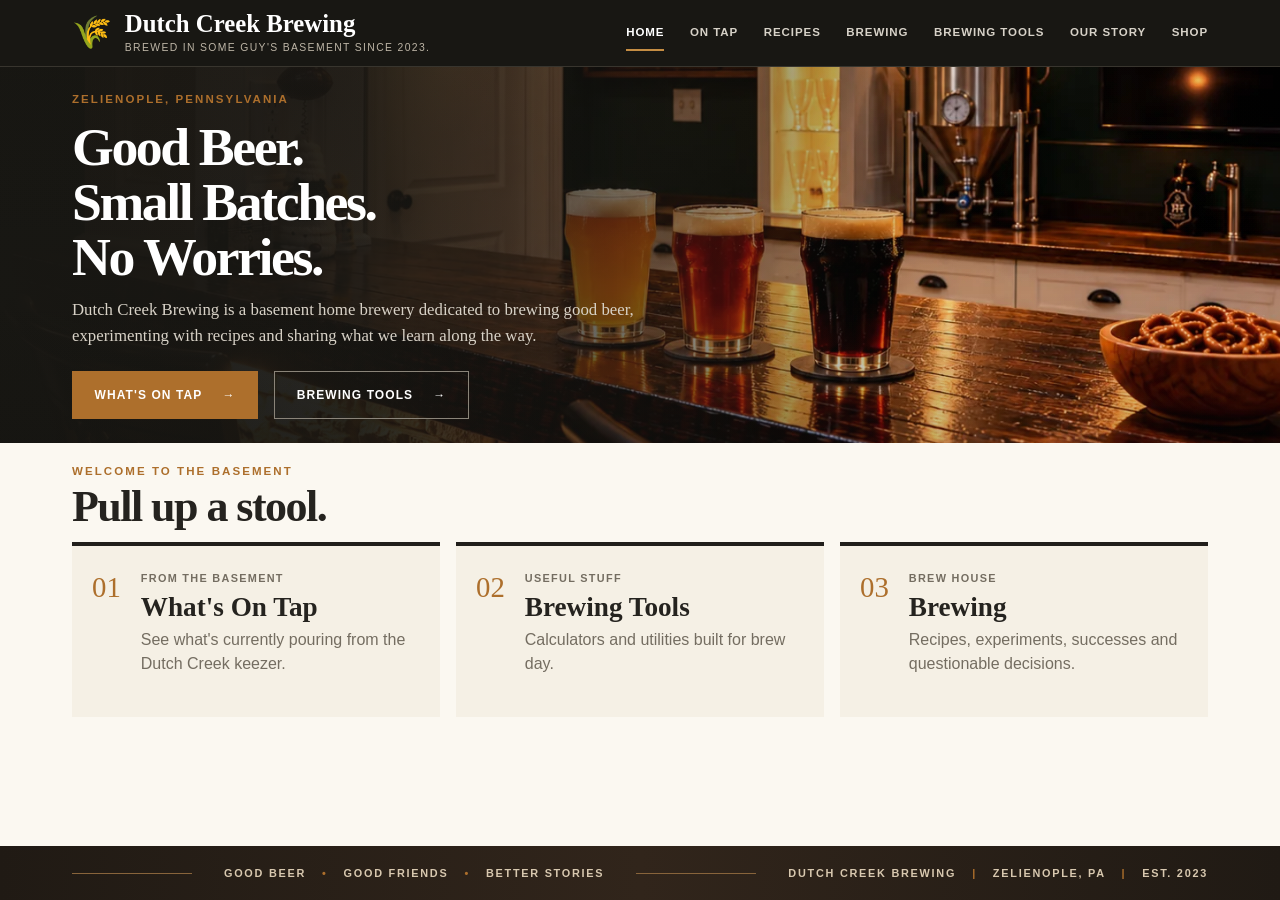
<file: index.html>
<!DOCTYPE html>
<html lang="en">

<head>
    <meta charset="UTF-8">

    <meta name="viewport"
          content="width=device-width, initial-scale=1.0">

    <meta name="description"
          content="Dutch Creek Brewing — good beer, small batches, no worries.">

    <title>Dutch Creek Brewing</title>

    <link rel="stylesheet" href="css/dutchcreek.css">
</head>


<body>

<!-- =========================================================
     SITE HEADER
     ========================================================= -->

<header class="site-header">

    <div class="header-inner">

        <a class="brand"
           href="#"
           data-panel="home">

            <div class="brand-mark">
                🌾
            </div>

            <div class="brand-copy">

                <span class="brand-name">
                    Dutch Creek Brewing
                </span>

                <span class="brand-tagline">
                    Brewed in some guy's basement since 2023.
                </span>

            </div>

        </a>


        <button class="nav-toggle"
                type="button"
                aria-label="Open navigation"
                aria-expanded="false">
            ☰
        </button>


        <nav class="site-nav"
             aria-label="Main navigation">

            <a href="#"
               class="nav-link active"
               data-panel="home">
                Home
            </a>

            <a href="#"
               class="nav-link"
               data-panel="on-tap">
                On Tap
            </a>

            <a href="#"
               class="nav-link"
               data-panel="recipes">
                Recipes
            </a>

            <a href="#"
               class="nav-link"
               data-panel="brewing">
                Brewing
            </a>

            <a href="#"
               class="nav-link"
               data-panel="brewing-tools">
                Brewing Tools
            </a>

            <a href="our-story.html">
                Our Story
            </a>

            <a href="#"
               class="nav-link"
               data-panel="shop">
                Shop
            </a>

        </nav>

    </div>

</header>



<main>


<!-- =========================================================
     PERSISTENT HERO
     ========================================================= -->

<section class="hero">

    <div class="hero-overlay"></div>

    <div class="hero-inner">

        <div class="hero-copy">

            <p class="eyebrow">
                Zelienople, Pennsylvania
            </p>

            <h1>
                Good Beer.<br>
                Small Batches.<br>
                No Worries.
            </h1>

            <p class="hero-description">
                Dutch Creek Brewing is a basement home brewery
                dedicated to brewing good beer, experimenting
                with recipes and sharing what we learn along
                the way.
            </p>


            <div class="hero-actions">

                <button class="button button-primary"
                        type="button"
                        data-panel="on-tap">
                    What's On Tap
                    <span aria-hidden="true">→</span>
                </button>

                <button class="button button-secondary"
                        type="button"
                        data-panel="brewing-tools">
                    Brewing Tools
                    <span aria-hidden="true">→</span>
                </button>

            </div>

        </div>

    </div>

</section>



<!-- =========================================================
     DYNAMIC CONTENT AREA
     ========================================================= -->

<section class="content-area"
         id="content-area">


    <!-- HOME PANEL -->

    <div class="content-panel active"
         id="panel-home">

        <div class="content-heading">

            <div>
                <p class="eyebrow">
                    Welcome to the basement
                </p>

                <h2>
                    Pull up a stool.
                </h2>
            </div>

        </div>


        <div class="home-grid">

            <button class="feature-card"
                    type="button"
                    data-panel="on-tap">

                <span class="feature-number">
                    01
                </span>

                <div>
                    <span class="feature-label">
                        From the Basement
                    </span>

                    <h3>
                        What's On Tap
                    </h3>

                    <p>
                        See what's currently pouring
                        from the Dutch Creek keezer.
                    </p>
                </div>

            </button>


            <button class="feature-card"
                    type="button"
                    data-panel="brewing-tools">

                <span class="feature-number">
                    02
                </span>

                <div>
                    <span class="feature-label">
                        Useful Stuff
                    </span>

                    <h3>
                        Brewing Tools
                    </h3>

                    <p>
                        Calculators and utilities
                        built for brew day.
                    </p>
                </div>

            </button>


            <button class="feature-card"
                    type="button"
                    data-panel="brewing">

                <span class="feature-number">
                    03
                </span>

                <div>
                    <span class="feature-label">
                        Brew House
                    </span>

                    <h3>
                        Brewing
                    </h3>

                    <p>
                        Recipes, experiments,
                        successes and questionable decisions.
                    </p>
                </div>

            </button>

        </div>

    </div>



    <!-- ON TAP PANEL -->

    <div class="content-panel"
         id="panel-on-tap">

        <div class="content-heading">

            <div>

                <p class="eyebrow">
                    From the Basement
                </p>

                <h2>
                    Currently On Tap
                </h2>

            </div>

        </div>


        <div class="beer-grid">


            <!-- TAP 01 -->

            <article class="beer-card">

                <div class="beer-number">
                    01
                </div>

                <div class="beer-card-body">

                    <p class="beer-style">
                        New England IPA
                    </p>

                    <h3>
                        Fuzz Lightyear
                    </h3>

                    <p class="beer-description">
                        A hazy, fruit-forward NEIPA brewed
                        with Citra, Mosaic and Galaxy hops
                        and finished with peach.
                    </p>

                </div>

                <div class="beer-meta">

                    <span>
                        NEIPA
                    </span>

                    <span>
                        ABV Coming Soon
                    </span>

                </div>

            </article>



            <!-- TAP 02 -->

            <article class="beer-card">

                <div class="beer-number">
                    02
                </div>

                <div class="beer-card-body">

                    <p class="beer-style">
                        Brown Ale
                    </p>

                    <h3>
                        Something Brown
                    </h3>

                    <p class="beer-description">
                        Malt-forward brown ale brewed
                        with Maris Otter, Munich,
                        Vienna and rich caramel malt
                        character.
                    </p>

                </div>

                <div class="beer-meta">

                    <span>
                        Brown Ale
                    </span>

                    <span>
                        ABV 3.94%
                    </span>

                </div>

            </article>



            <!-- TAP 03 -->

            <article class="beer-card">

                <div class="beer-number">
                    03
                </div>

                <div class="beer-card-body">

                    <p class="beer-style">
                        Hard Cider
                    </p>

                    <h3>
                        Fall Cider
                    </h3>

                    <p class="beer-description">
                        Crisp hard apple cider with
                        a restrained touch of cinnamon
                        and fall spice.
                    </p>

                </div>

                <div class="beer-meta">

                    <span>
                        Hard Cider
                    </span>

                    <span>
                        ABV 6.83%
                    </span>

                </div>

            </article>

        </div>

    </div>



    <!-- BREWING TOOLS PANEL -->

    <div class="content-panel"
         id="panel-brewing-tools">

        <div class="content-heading">

            <div>

                <p class="eyebrow">
                    Useful Stuff
                </p>

                <h2>
                    Brewing Tools
                </h2>

            <!--
                <p class="section-description">
                    Simple brewing tools without
                    accounts, subscriptions or endless scrolling.
                </p>
            -->


            </div>

        </div>


        <div class="tool-grid">


            <a class="tool-card"
               href="tools/abv.html">

                <span class="tool-status">
                    Available Now
                </span>

                <h3>
                    ABV Calculator
                </h3>

                <p>
                    Calculate alcohol by volume using
                    original and final gravity.
                </p>

                <span class="card-action">
                    Open Calculator →
                </span>

            </a>


            <a class="tool-card"
               href="tools/hydrometer.html">

                <span class="tool-status">
                    Available Now
                </span>

                <h3>
                    Hydrometer Correction
                </h3>

                <p>
                    Correct hydrometer readings based
                    on sample temperature.
                </p>

                <span class="card-action">
                    Open Calculator →
                </span>

            </a>


            <a class="tool-card"
                href="tools/priming.html">

                <span class="tool-status">
                    Available Now
                </span>

                <h3>
                    Priming Sugar
                </h3>

                <p>
                    Calculate the right amount
                    of priming sugar for your
                    desired carbonation.
                </p>

                <span class="card-action">
                    Open Calculator →
                </span>

            </a>

        </div>

    </div>



    <!-- PLACEHOLDER PANELS -->

    <div class="content-panel"
         id="panel-recipes">

        <p class="eyebrow">
            From the Recipe Book
        </p>

        <h2>
            Recipes
        </h2>

        <p class="placeholder-copy">
            The Dutch Creek recipe library is coming soon.
        </p>

    </div>


    <div class="content-panel"
         id="panel-brewing">

        <p class="eyebrow">
            From the Brew House
        </p>

        <h2>
            Brewing
        </h2>

        <p class="placeholder-copy">
            Recipes, techniques, experiments and lessons
            learned will live here.
        </p>

    </div>


    <div class="content-panel"
         id="panel-our-story">

        <p class="eyebrow">
            Est. 2023
        </p>

        <h2>
            Our Story
        </h2>

        <p class="placeholder-copy">
            Every great brewery starts somewhere.
            Ours happens to be in a basement.
        </p>

    </div>


    <div class="content-panel"
         id="panel-shop">

        <p class="eyebrow">
            Questionable Merchandise
        </p>

        <h2>
            Shop
        </h2>

        <p class="placeholder-copy">
            Nobody asked for Dutch Creek merchandise.
            We're probably making it anyway.
        </p>

    </div>


</section>

</main>



<!-- =========================================================
     PERSISTENT FOOTER
     ========================================================= -->

<footer class="site-footer">

    <div class="footer-rule"></div>

    <p class="footer-motto">
        Good Beer
        <span>•</span>
        Good Friends
        <span>•</span>
        Better Stories
    </p>

    <div class="footer-rule"></div>


    <p class="footer-location">
        Dutch Creek Brewing
        <span>|</span>
        Zelienople, PA
        <span>|</span>
        Est. 2023
    </p>

</footer>


<script src="js/site.js"></script>

</body>
</html>
</file>
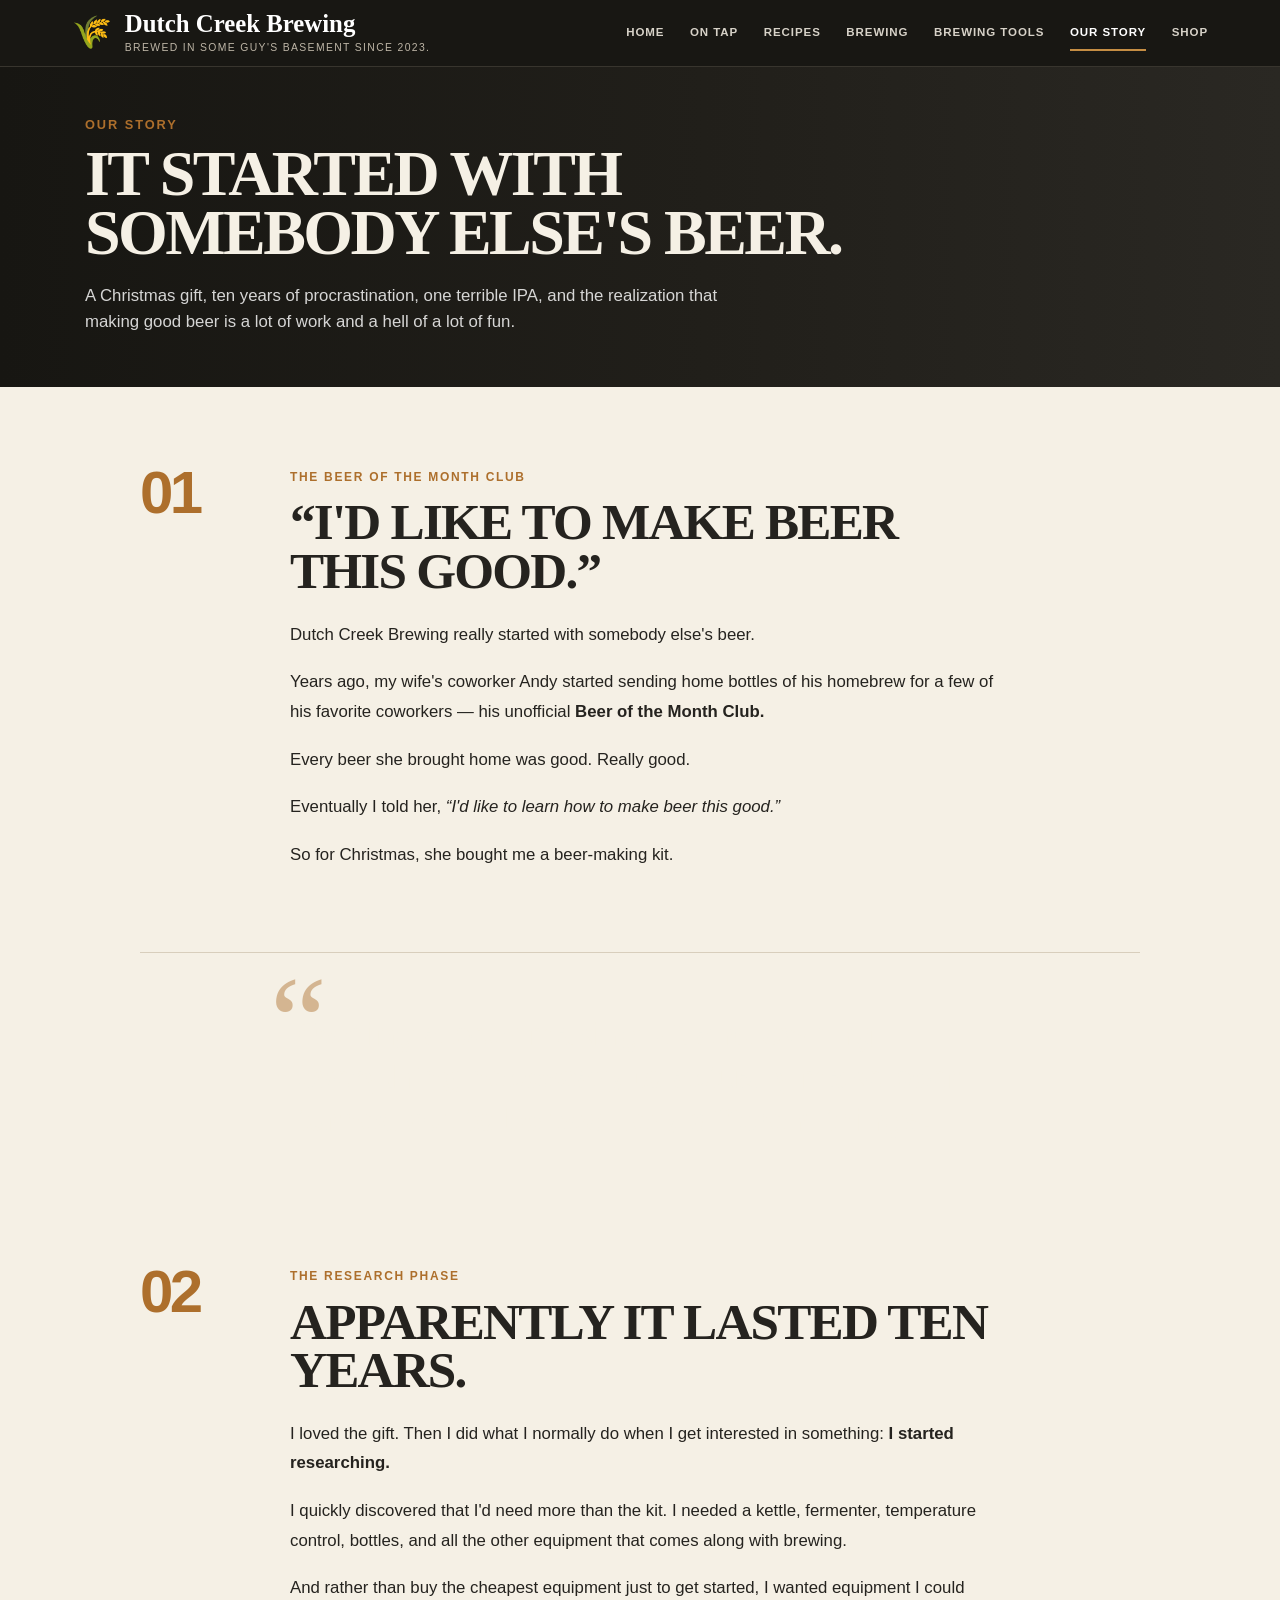
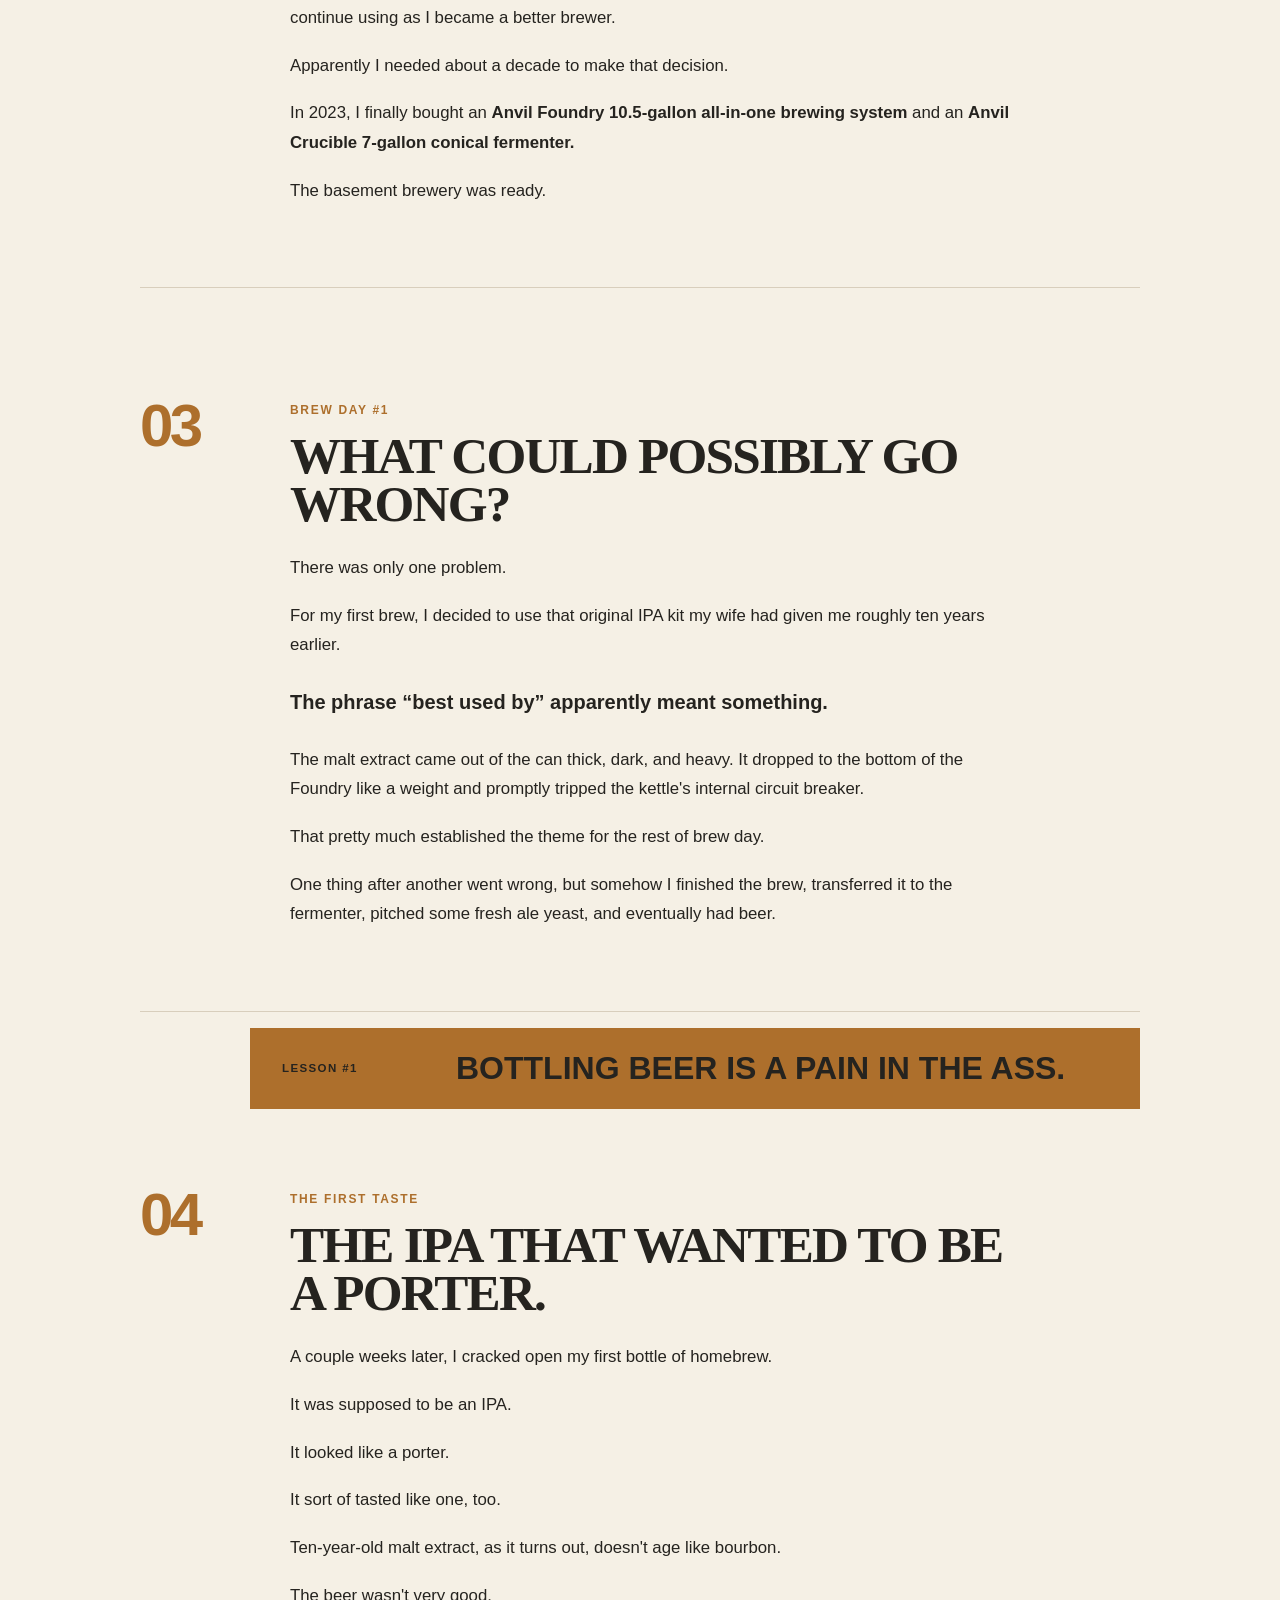
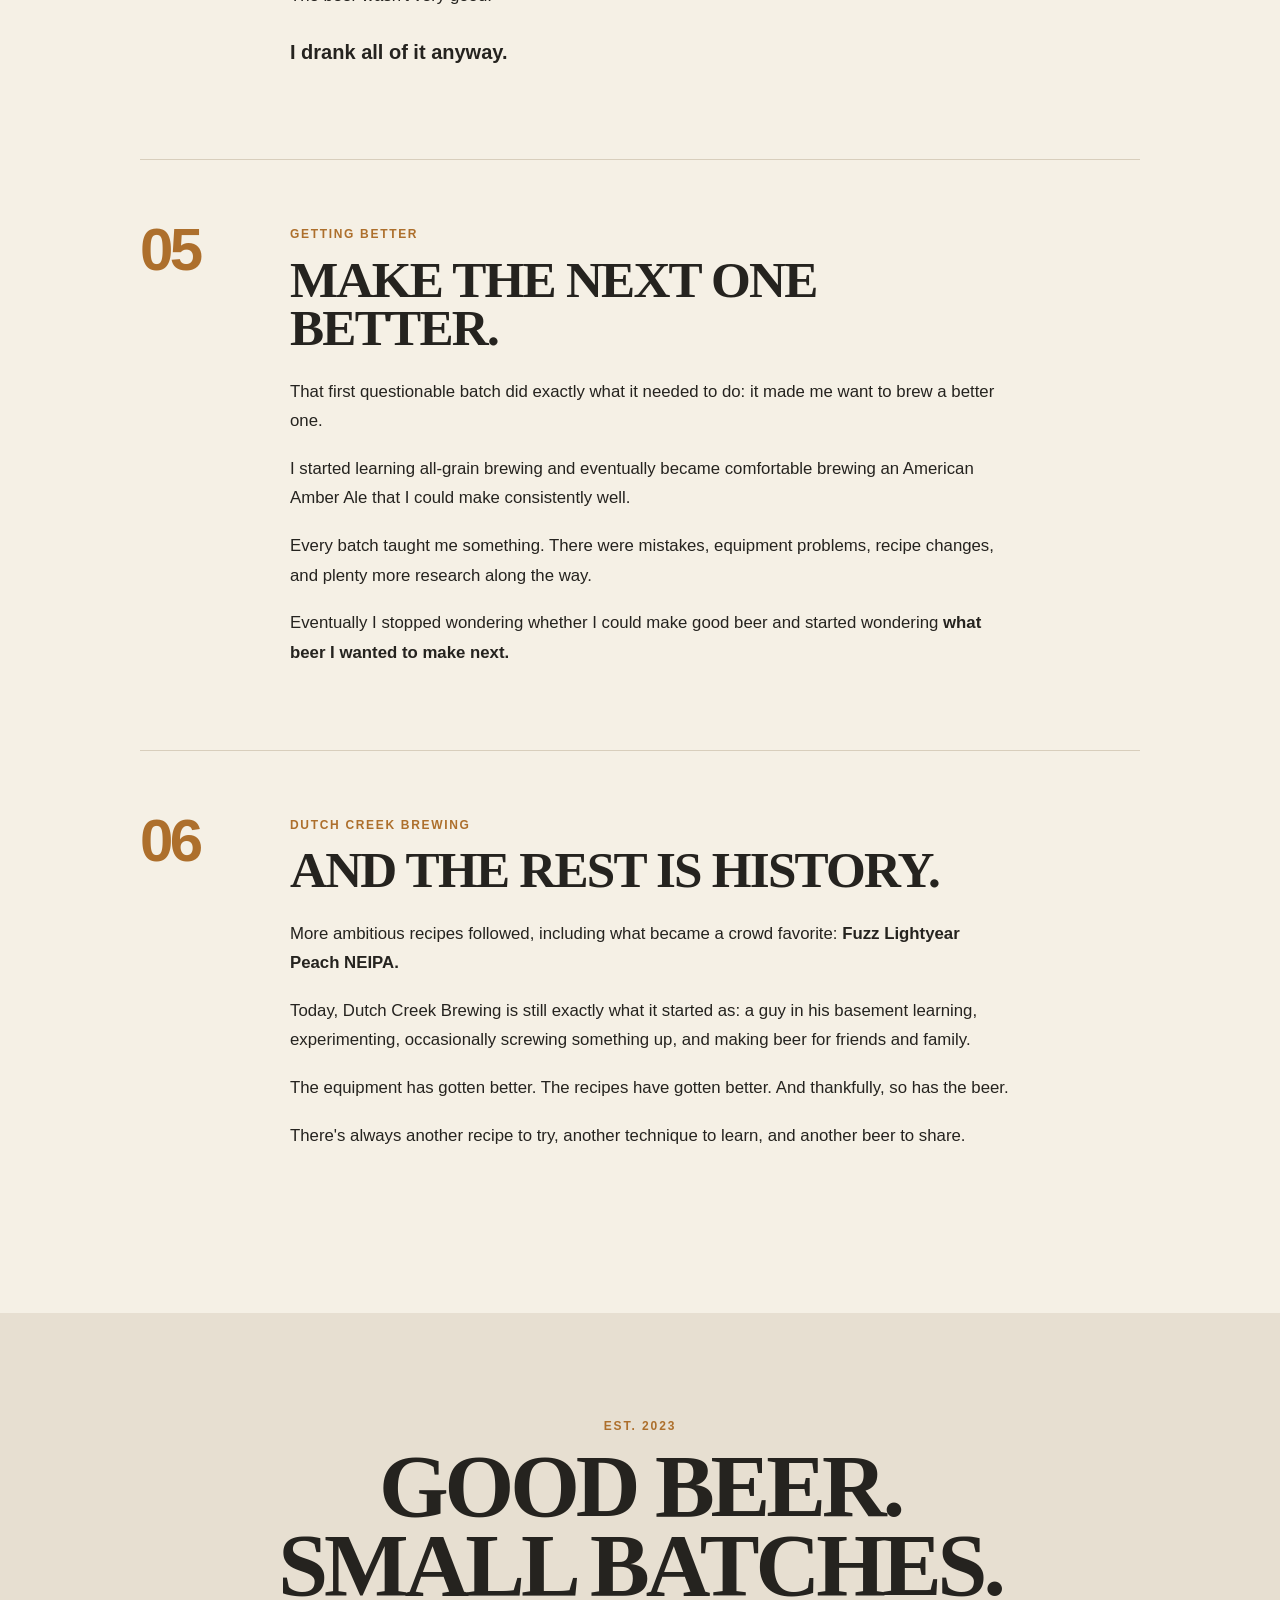
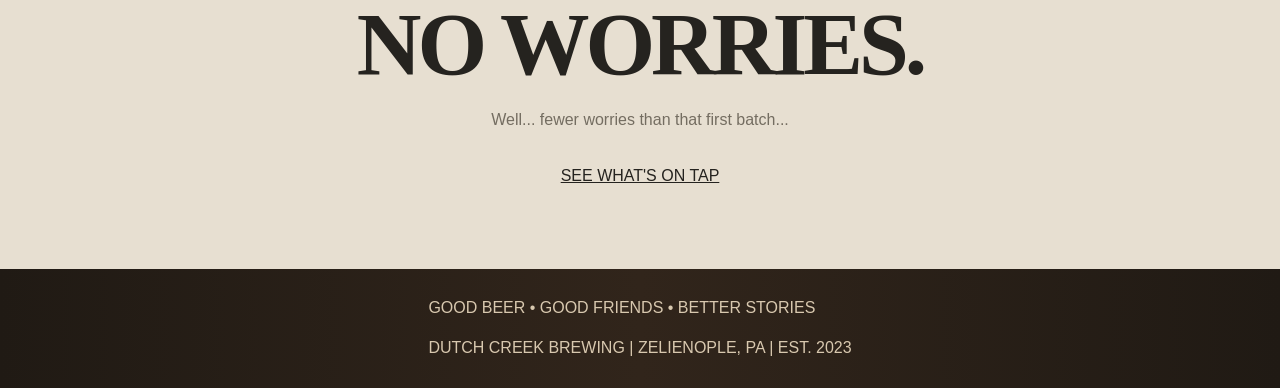
<file: our-story.html>
<!DOCTYPE html>
<html lang="en">

<head>
    <meta charset="UTF-8">

    <meta
        name="viewport"
        content="width=device-width, initial-scale=1.0"
    >

    <meta
        name="description"
        content="The story behind Dutch Creek Brewing — a basement home brewery in Zelienople, Pennsylvania, brewing small batches since 2023."
    >

    <title>Our Story | Dutch Creek Brewing</title>

    <link
        rel="stylesheet"
        href="css/dutchcreek.css"
    >
</head>


<body class="story-page">


    <!-- =====================================================
         HEADER
         ===================================================== -->

    <header class="site-header">

    <div class="header-inner">

        <a class="brand"
           href="#"
           data-panel="home">

            <div class="brand-mark">
                🌾
            </div>

            <div class="brand-copy">

                <span class="brand-name">
                    Dutch Creek Brewing
                </span>

                <span class="brand-tagline">
                    Brewed in some guy's basement since 2023.
                </span>

            </div>

        </a>


        <button class="nav-toggle"
                type="button"
                aria-label="Open navigation"
                aria-expanded="false">
            ☰
        </button>


        <nav class="site-nav">

    <a href="index.html">
        HOME
    </a>

    <a href="index.html#on-tap">
        ON TAP
    </a>

    <a href="index.html#recipes">
        RECIPES
    </a>

    <a href="index.html#brewing">
        BREWING
    </a>

    <a href="index.html#brewing-tools">
        BREWING TOOLS
    </a>

    <a
        href="our-story.html"
        class="active"
    >
        OUR STORY
    </a>

    <a href="index.html#shop">
        SHOP
    </a>

</nav>

    </div>

</header>



    <!-- =====================================================
         STORY HERO
         ===================================================== -->

    <main>

        <section class="story-hero">

    <div class="story-hero-inner">

        <p class="story-kicker">
            OUR STORY
        </p>

        <h1>
            It Started With<br>
            Somebody Else's Beer.
        </h1>

        <p class="story-intro">
            A Christmas gift, ten years of procrastination,
            one terrible IPA, and the realization that
            making good beer is a lot of work and a hell of a lot of fun.
        </p>

    </div>

</section>



        <!-- =================================================
             STORY
             ================================================= -->

        <section class="story-content">

            <div class="story-container">


                <!-- Chapter 01 -->

                <article class="story-chapter">

                    <div class="story-number">
                        01
                    </div>

                    <div class="story-copy">

                        <p class="eyebrow">
                            THE BEER OF THE MONTH CLUB
                        </p>

                        <h2>
                            “I'd Like to Make Beer This Good.”
                        </h2>

                        <p>
                            Dutch Creek Brewing really started
                            with somebody else's beer.
                        </p>

                        <p>
                            Years ago, my wife's coworker Andy
                            started sending home bottles of his
                            homebrew for a few of his favorite
                            coworkers — his unofficial
                            <strong>Beer of the Month Club.</strong>
                        </p>

                        <p>
                            Every beer she brought home was good.
                            Really good.
                        </p>

                        <p>
                            Eventually I told her,
                            <em>
                                “I'd like to learn how to make
                                beer this good.”
                            </em>
                        </p>

                        <p>
                            So for Christmas, she bought me a
                            beer-making kit.
                        </p>

                    </div>

                </article>



                <!-- Pull Quote -->

                <aside class="story-quote">

                    <span class="story-quote-mark">
                        “
                    </span>

                    <blockquote>
                        Owning a beer-making kit and owning
                        everything necessary to actually make
                        beer turned out to be two very
                        different things.
                    </blockquote>

                </aside>



                <!-- Chapter 02 -->

                <article class="story-chapter">

                    <div class="story-number">
                        02
                    </div>

                    <div class="story-copy">

                        <p class="eyebrow">
                            THE RESEARCH PHASE
                        </p>

                        <h2>
                            Apparently It Lasted Ten Years.
                        </h2>

                        <p>
                            I loved the gift. Then I did what
                            I normally do when I get interested
                            in something:
                            <strong>I started researching.</strong>
                        </p>

                        <p>
                            I quickly discovered that I'd need
                            more than the kit. I needed a kettle,
                            fermenter, temperature control,
                            bottles, and all the other equipment
                            that comes along with brewing.
                        </p>

                        <p>
                            And rather than buy the cheapest
                            equipment just to get started, I
                            wanted equipment I could continue
                            using as I became a better brewer.
                        </p>

                        <p>
                            Apparently I needed about a decade
                            to make that decision.
                        </p>

                        <p>
                            In 2023, I finally bought an
                            <strong>
                                Anvil Foundry 10.5-gallon
                                all-in-one brewing system
                            </strong>
                            and an
                            <strong>
                                Anvil Crucible 7-gallon
                                conical fermenter.
                            </strong>
                        </p>

                        <p>
                            The basement brewery was ready.
                        </p>

                    </div>

                </article>



                <!-- Chapter 03 -->

                <article class="story-chapter story-chapter-feature">

                    <div class="story-number">
                        03
                    </div>

                    <div class="story-copy">

                        <p class="eyebrow">
                            BREW DAY #1
                        </p>

                        <h2>
                            What Could Possibly Go Wrong?
                        </h2>

                        <p>
                            There was only one problem.
                        </p>

                        <p>
                            For my first brew, I decided to use
                            that original IPA kit my wife had
                            given me roughly ten years earlier.
                        </p>

                        <p class="story-emphasis">
                            The phrase
                            <strong>“best used by”</strong>
                            apparently meant something.
                        </p>

                        <p>
                            The malt extract came out of the can
                            thick, dark, and heavy. It dropped
                            to the bottom of the Foundry like a
                            weight and promptly tripped the
                            kettle's internal circuit breaker.
                        </p>

                        <p>
                            That pretty much established the
                            theme for the rest of brew day.
                        </p>

                        <p>
                            One thing after another went wrong,
                            but somehow I finished the brew,
                            transferred it to the fermenter,
                            pitched some fresh ale yeast, and
                            eventually had beer.
                        </p>

                    </div>

                </article>



                <!-- Lesson Card -->

                <aside class="story-lesson">

                    <div class="story-lesson-label">
                        LESSON #1
                    </div>

                    <div class="story-lesson-text">
                        Bottling beer is a pain in the ass.
                    </div>

                </aside>



                <!-- Chapter 04 -->

                <article class="story-chapter">

                    <div class="story-number">
                        04
                    </div>

                    <div class="story-copy">

                        <p class="eyebrow">
                            THE FIRST TASTE
                        </p>

                        <h2>
                            The IPA That Wanted to Be a Porter.
                        </h2>

                        <p>
                            A couple weeks later, I cracked open
                            my first bottle of homebrew.
                        </p>

                        <p>
                            It was supposed to be an IPA.
                        </p>

                        <p>
                            It looked like a porter.
                        </p>

                        <p>
                            It sort of tasted like one, too.
                        </p>

                        <p>
                            Ten-year-old malt extract, as it
                            turns out, doesn't age like bourbon.
                        </p>

                        <p>
                            The beer wasn't very good.
                        </p>

                        <p class="story-emphasis">
                            <strong>
                                I drank all of it anyway.
                            </strong>
                        </p>

                    </div>

                </article>



                <!-- Chapter 05 -->

                <article class="story-chapter">

                    <div class="story-number">
                        05
                    </div>

                    <div class="story-copy">

                        <p class="eyebrow">
                            GETTING BETTER
                        </p>

                        <h2>
                            Make the Next One Better.
                        </h2>

                        <p>
                            That first questionable batch did
                            exactly what it needed to do:
                            it made me want to brew a better one.
                        </p>

                        <p>
                            I started learning all-grain brewing
                            and eventually became comfortable
                            brewing an American Amber Ale that
                            I could make consistently well.
                        </p>

                        <p>
                            Every batch taught me something.
                            There were mistakes, equipment
                            problems, recipe changes, and plenty
                            more research along the way.
                        </p>

                        <p>
                            Eventually I stopped wondering
                            whether I could make good beer and
                            started wondering
                            <strong>
                                what beer I wanted to make next.
                            </strong>
                        </p>

                    </div>

                </article>



                <!-- Chapter 06 -->

                <article class="story-chapter story-final">

                    <div class="story-number">
                        06
                    </div>

                    <div class="story-copy">

                        <p class="eyebrow">
                            DUTCH CREEK BREWING
                        </p>

                        <h2>
                            And the Rest Is History.
                        </h2>

                        <p>
                            More ambitious recipes followed,
                            including what became a crowd
                            favorite:
                            <strong>
                                Fuzz Lightyear Peach NEIPA.
                            </strong>
                        </p>

                        <p>
                            Today, Dutch Creek Brewing is still
                            exactly what it started as:
                            a guy in his basement learning,
                            experimenting, occasionally screwing
                            something up, and making beer for
                            friends and family.
                        </p>

                        <p>
                            The equipment has gotten better.
                            The recipes have gotten better.
                            And thankfully, so has the beer.
                        </p>

                        <p>
                            There's always another recipe to try,
                            another technique to learn, and
                            another beer to share.
                        </p>

                    </div>

                </article>


            </div>

        </section>



        <!-- =================================================
             STORY END
             ================================================= -->

        <section class="story-closing">

            <div class="story-closing-inner">

                <p class="eyebrow">
                    EST. 2023
                </p>

                <h2>
                    Good Beer.<br>
                    Small Batches.<br>
                    No Worries.
                </h2>

                <p>
                    Well... fewer worries than that first batch...
                </p>

                <a
                    href="index.html#on-tap"
                    class="btn btn-primary"
                >
                    SEE WHAT'S ON TAP
                </a>

            </div>

        </section>

    </main>



    <!-- =====================================================
         FOOTER
         ===================================================== -->

    <footer class="site-footer">

        <div class="footer-inner">

            <p class="footer-tagline">
                GOOD BEER • GOOD FRIENDS • BETTER STORIES
            </p>

            <p class="footer-meta">
                DUTCH CREEK BREWING |
                ZELIENOPLE, PA |
                EST. 2023
            </p>

        </div>

    </footer>



    <!-- =====================================================
         MOBILE NAVIGATION
         ===================================================== -->

    <script>

        document.addEventListener("DOMContentLoaded", () => {

            const navToggle =
                document.querySelector(".nav-toggle");

            const siteNav =
                document.querySelector(".site-nav");


            if (navToggle && siteNav) {

                navToggle.addEventListener("click", () => {

                    const isOpen =
                        siteNav.classList.toggle("open");

                    navToggle.setAttribute(
                        "aria-expanded",
                        isOpen.toString()
                    );

                    navToggle.setAttribute(
                        "aria-label",
                        isOpen
                            ? "Close navigation"
                            : "Open navigation"
                    );

                });

            }

        });

    </script>


</body>

</html>
</file>
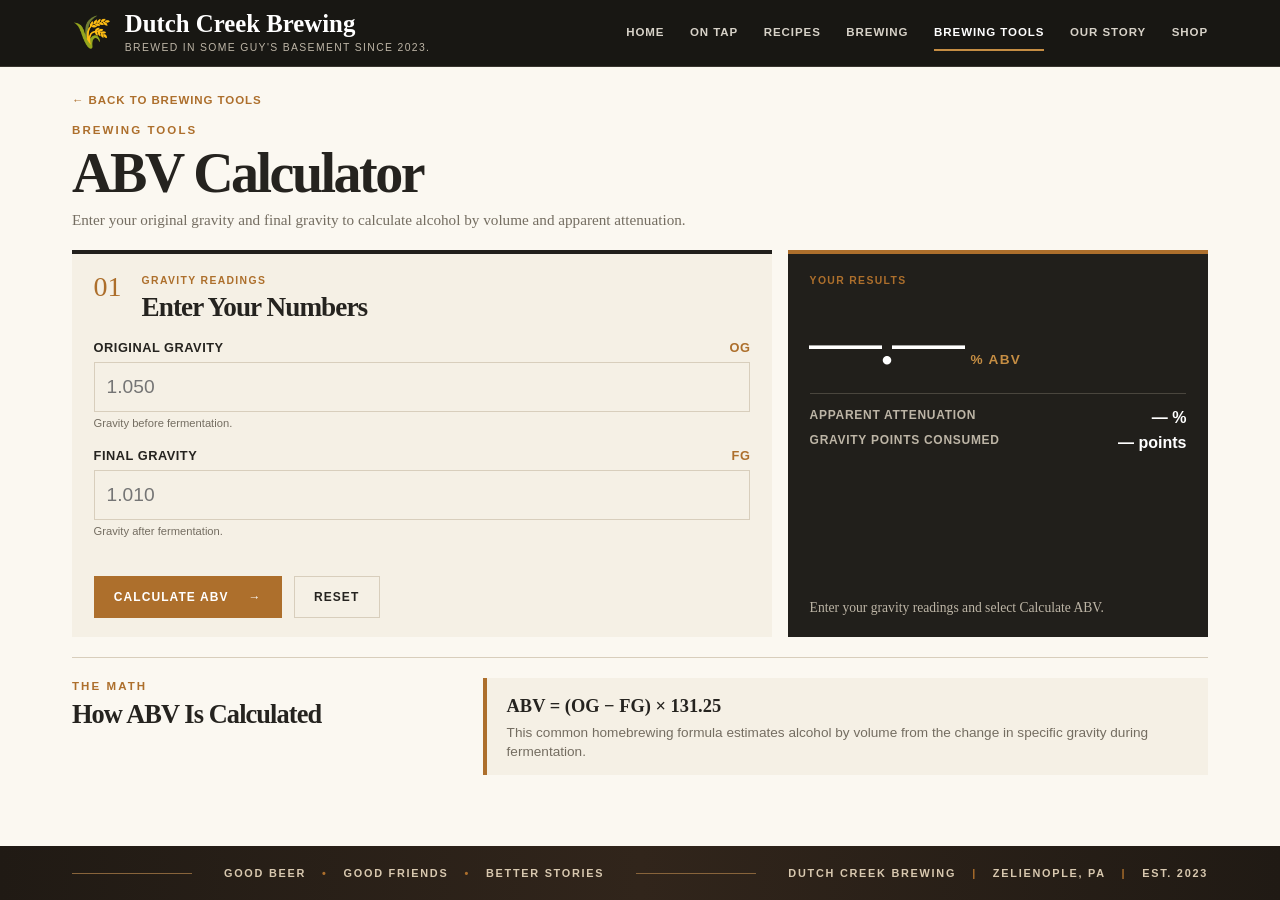
<file: tools/abv.html>
<!DOCTYPE html>
<html lang="en">

<head>
    <meta charset="UTF-8">

    <meta name="viewport"
          content="width=device-width, initial-scale=1.0">

    <meta name="description"
          content="Free ABV calculator from Dutch Creek Brewing. Calculate alcohol by volume and apparent attenuation from original and final gravity.">

    <title>ABV Calculator | Dutch Creek Brewing</title>

    <link rel="stylesheet" href="../css/dutchcreek.css">
</head>


<body>

<!-- =========================================================
     HEADER
     ========================================================= -->

<header class="site-header">

    <div class="header-inner">

        <a class="brand"
           href="../index.html">

            <div class="brand-mark">
                🌾
            </div>

            <div class="brand-copy">

                <span class="brand-name">
                    Dutch Creek Brewing
                </span>

                <span class="brand-tagline">
                    Brewed in some guy's basement since 2023.
                </span>

            </div>

        </a>


        <nav class="site-nav">

            <a href="../index.html">
                Home
            </a>

            <a href="../index.html#on-tap">
                On Tap
            </a>

            <a href="../index.html#recipes">
                Recipes
            </a>

            <a href="../index.html#brewing">
                Brewing
            </a>

            <a href="../index.html#brewing-tools"
               class="active">
                Brewing Tools
            </a>

            <a href="../index.html#our-story">
                Our Story
            </a>

            <a href="../index.html#shop">
                Shop
            </a>

        </nav>

    </div>

</header>



<!-- =========================================================
     ABV CALCULATOR
     ========================================================= -->

<main class="calculator-page">

    <section class="calculator-shell">

        <a href="../index.html#brewing-tools"
           class="calculator-back">
            ← Back to Brewing Tools
        </a>


        <div class="calculator-heading">

            <p class="eyebrow">
                Brewing Tools
            </p>

            <h1>
                ABV Calculator
            </h1>

            <p>
                Enter your original gravity and final gravity
                to calculate alcohol by volume and apparent
                attenuation.
            </p>

        </div>


        <div class="calculator-layout">


            <!-- INPUT SIDE -->

            <section class="calculator-card">

                <div class="calculator-card-heading">

                    <span class="calculator-step">
                        01
                    </span>

                    <div>

                        <p class="calculator-label">
                            Gravity Readings
                        </p>

                        <h2>
                            Enter Your Numbers
                        </h2>

                    </div>

                </div>


                <form id="abv-form"
                      novalidate>


                    <div class="calculator-field">

                        <label for="original-gravity">
                            Original Gravity
                            <span>OG</span>
                        </label>

                        <input
                            type="number"
                            id="original-gravity"
                            name="original-gravity"
                            min="1"
                            max="1.2"
                            step="0.001"
                            inputmode="decimal"
                            placeholder="1.050">

                        <small>
                            Gravity before fermentation.
                        </small>

                    </div>


                    <div class="calculator-field">

                        <label for="final-gravity">
                            Final Gravity
                            <span>FG</span>
                        </label>

                        <input
                            type="number"
                            id="final-gravity"
                            name="final-gravity"
                            min="0.98"
                            max="1.2"
                            step="0.001"
                            inputmode="decimal"
                            placeholder="1.010">

                        <small>
                            Gravity after fermentation.
                        </small>

                    </div>


                    <div id="calculator-error"
                         class="calculator-error"
                         role="alert"
                         aria-live="polite">
                    </div>


                    <div class="calculator-actions">

                        <button
                            type="submit"
                            class="button button-primary">

                            Calculate ABV
                            <span aria-hidden="true">→</span>

                        </button>


                        <button
                            type="button"
                            id="reset-calculator"
                            class="button calculator-reset">

                            Reset

                        </button>

                    </div>

                </form>

            </section>



            <!-- RESULT SIDE -->

            <section class="calculator-result-card">

                <p class="calculator-label">
                    Your Results
                </p>


                <div class="abv-result">

                    <span id="abv-result">
                        —.—
                    </span>

                    <span class="result-unit">
                        % ABV
                    </span>

                </div>


                <div class="result-divider"></div>


                <div class="secondary-result">

                    <span class="secondary-result-label">
                        Apparent Attenuation
                    </span>

                    <strong id="attenuation-result">
                        — %
                    </strong>

                </div>

                <div class="secondary-result">

                    <span class="secondary-result-label">
                        Gravity Points Consumed
                    </span>

                    <strong id="gravity-points-result">
                        — points
                    </strong>

                </div>


                <p class="result-note"
                   id="result-note">

                    Enter your gravity readings and select
                    Calculate ABV.

                </p>

            </section>

        </div>



        <!-- =================================================
             FORMULA / INFORMATION
             ================================================= -->

        <section class="calculator-info">

            <div>

                <p class="eyebrow">
                    The Math
                </p>

                <h2>
                    How ABV Is Calculated
                </h2>

            </div>


            <div class="formula-card">

                <span class="formula">
                    ABV = (OG − FG) × 131.25
                </span>

                <p>
                    This common homebrewing formula estimates
                    alcohol by volume from the change in
                    specific gravity during fermentation.
                </p>

            </div>

        </section>

    </section>

</main>



<!-- =========================================================
     FOOTER
     ========================================================= -->

<footer class="site-footer">

    <div class="footer-rule"></div>

    <p class="footer-motto">
        Good Beer
        <span>•</span>
        Good Friends
        <span>•</span>
        Better Stories
    </p>

    <div class="footer-rule"></div>


    <p class="footer-location">
        Dutch Creek Brewing
        <span>|</span>
        Zelienople, PA
        <span>|</span>
        Est. 2023
    </p>

</footer>



<!-- =========================================================
     CALCULATOR JAVASCRIPT
     ========================================================= -->

<script>

document.addEventListener("DOMContentLoaded", () => {

    const form =
        document.getElementById("abv-form");

    const originalGravity =
        document.getElementById("original-gravity");

    const finalGravity =
        document.getElementById("final-gravity");

    const abvResult =
        document.getElementById("abv-result");

    const attenuationResult =
        document.getElementById("attenuation-result");

    const gravityPointsResult =
        document.getElementById("gravity-points-result");

    const resultNote =
        document.getElementById("result-note");

    const error =
        document.getElementById("calculator-error");

    const resetButton =
        document.getElementById("reset-calculator");


    function clearError() {
        error.textContent = "";
    }


    function resetResults() {

        abvResult.textContent = "—.—";

        attenuationResult.textContent = "— %";

        gravityPointsResult.textContent = "— points";

        resultNote.textContent =
            "Enter your gravity readings and select Calculate ABV.";

    }


    function normalizeGravity(value) {

        const trimmedValue =
            value.trim();

        if (!trimmedValue) {
            return null;
        }

        let gravity =
            parseFloat(trimmedValue);

        if (Number.isNaN(gravity)) {
            return null;
        }

        // Allow shorthand homebrewing entry:
        // 1050 -> 1.050
        // 1012 -> 1.012

        if (gravity >= 980 && gravity <= 1200) {
            gravity = gravity / 1000;
        }

        return gravity;

    }


    function formatGravityInput(input) {

        const gravity =
            normalizeGravity(input.value);

        if (gravity !== null &&
            gravity >= 0.980 &&
            gravity <= 1.200) {

            input.value =
                gravity.toFixed(3);

        }

    }


    function attenuationDescription(attenuation) {

        if (attenuation < 65) {
            return "Lower apparent attenuation.";
        }

        if (attenuation < 72) {
            return "Moderate apparent attenuation.";
        }

        if (attenuation <= 80) {
            return "Typical apparent attenuation for many ale fermentations.";
        }

        if (attenuation <= 90) {
            return "High apparent attenuation.";
        }

        return "Very high apparent attenuation — double-check your gravity readings if unexpected.";

    }


    function calculate(showErrors = false) {

        clearError();

        const og =
            normalizeGravity(originalGravity.value);

        const fg =
            normalizeGravity(finalGravity.value);


        // During live entry, stay quiet until both values exist.

        if (og === null || fg === null) {

            resetResults();

            if (showErrors) {

                error.textContent =
                    "Please enter both an original gravity and final gravity.";

            }

            return false;
        }


        if (og <= 1 ||
            og > 1.200) {

            resetResults();

            if (showErrors) {

                error.textContent =
                    "Original gravity should be between 1.001 and 1.200.";

            }

            return false;
        }


        if (fg < 0.980 ||
            fg > 1.200) {

            resetResults();

            if (showErrors) {

                error.textContent =
                    "Final gravity should be between 0.980 and 1.200.";

            }

            return false;
        }


        if (fg >= og) {

            resetResults();

            if (showErrors) {

                error.textContent =
                    "Final gravity must be lower than original gravity.";

            }

            return false;
        }


        const abv =
            (og - fg) * 131.25;


        const attenuation =
            ((og - fg) / (og - 1)) * 100;


        const gravityPoints =
            Math.round((og - fg) * 1000);


        abvResult.textContent =
            abv.toFixed(2);


        attenuationResult.textContent =
            `${attenuation.toFixed(1)} %`;


        gravityPointsResult.textContent =
            `${gravityPoints} points`;


        resultNote.textContent =
            `OG ${og.toFixed(3)} → FG ${fg.toFixed(3)}. ${attenuationDescription(attenuation)}`;


        return true;

    }


    form.addEventListener("submit", event => {

        event.preventDefault();

        formatGravityInput(originalGravity);
        formatGravityInput(finalGravity);

        calculate(true);

    });


    [originalGravity, finalGravity].forEach(input => {

        input.addEventListener("input", () => {
            calculate(false);
        });


        input.addEventListener("blur", () => {

            formatGravityInput(input);

            calculate(false);

        });

    });


    resetButton.addEventListener("click", () => {

        form.reset();

        clearError();

        resetResults();

        originalGravity.focus();

    });

});

</script>


</body>

</html>
</file>
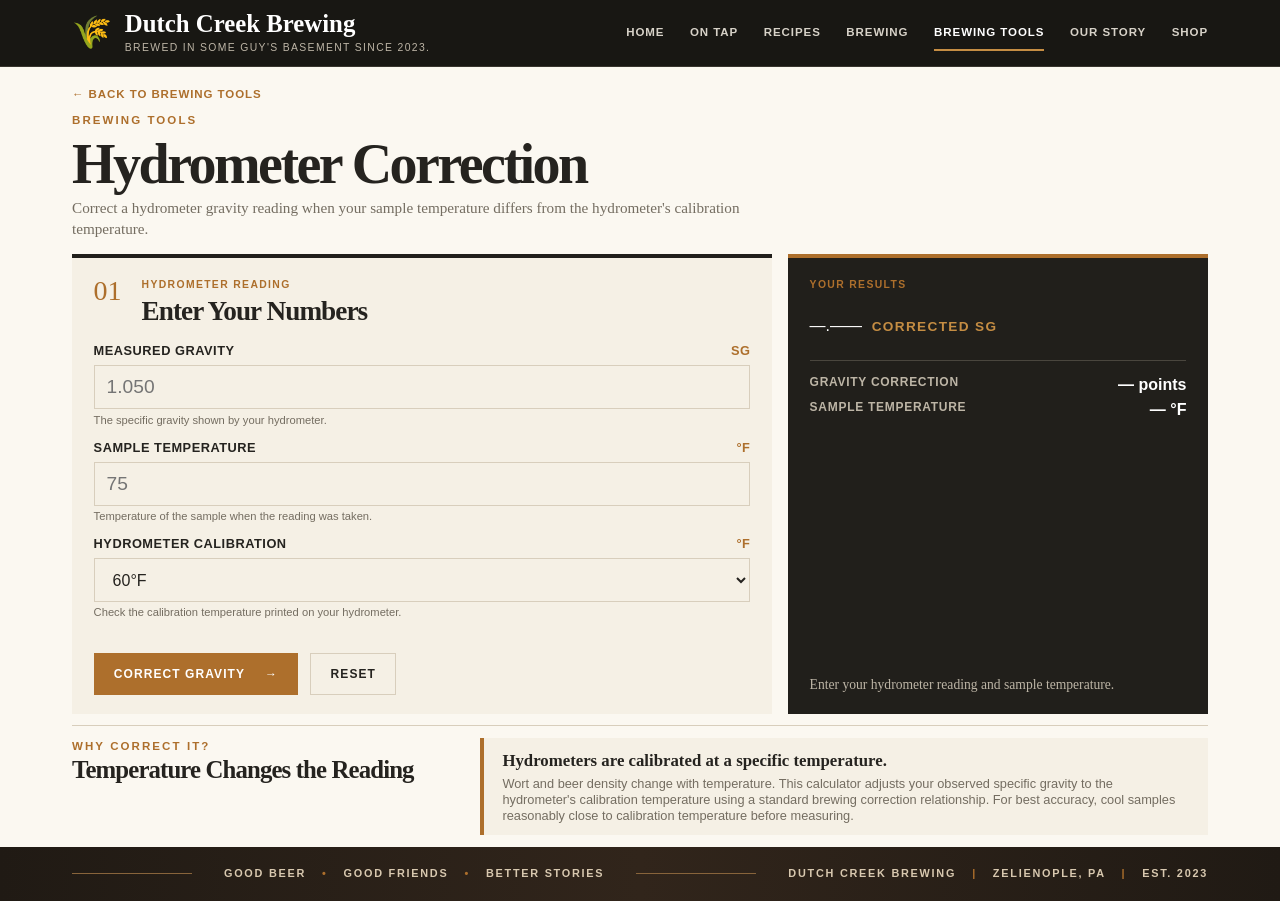
<file: tools/hydrometer.html>
<!DOCTYPE html>
<html lang="en">

<head>
    <meta charset="UTF-8">

    <meta name="viewport"
          content="width=device-width, initial-scale=1.0">

    <meta name="description"
          content="Free hydrometer temperature correction calculator from Dutch Creek Brewing. Correct specific gravity readings for sample temperature.">

    <title>Hydrometer Correction | Dutch Creek Brewing</title>

    <link rel="stylesheet" href="../css/dutchcreek.css">
</head>


<body class="hydrometer-page">

<!-- =========================================================
     HEADER
     ========================================================= -->

<header class="site-header">

    <div class="header-inner">

        <a class="brand"
           href="../index.html">

            <div class="brand-mark">
                🌾
            </div>

            <div class="brand-copy">

                <span class="brand-name">
                    Dutch Creek Brewing
                </span>

                <span class="brand-tagline">
                    Brewed in some guy's basement since 2023.
                </span>

            </div>

        </a>


        <nav class="site-nav">

            <a href="../index.html">
                Home
            </a>

            <a href="../index.html#on-tap">
                On Tap
            </a>

            <a href="../index.html#recipes">
                Recipes
            </a>

            <a href="../index.html#brewing">
                Brewing
            </a>

            <a href="../index.html#brewing-tools"
               class="active">
                Brewing Tools
            </a>

            <a href="../index.html#our-story">
                Our Story
            </a>

            <a href="../index.html#shop">
                Shop
            </a>

        </nav>

    </div>

</header>



<!-- =========================================================
     ABV CALCULATOR
     ========================================================= -->

<main class="calculator-page">

    <section class="calculator-shell">

        <a href="../index.html#brewing-tools"
           class="calculator-back">
            ← Back to Brewing Tools
        </a>

        <div class="calculator-heading">

            <p class="eyebrow">
                Brewing Tools
            </p>

            <h1>
                Hydrometer Correction
            </h1>

            <p>
                Correct a hydrometer gravity reading when your sample
                temperature differs from the hydrometer's calibration temperature.
            </p>

        </div>


        <div class="calculator-layout">

            <!-- INPUT SIDE -->

            <section class="calculator-card">

                <div class="calculator-card-heading">

                    <span class="calculator-step">
                        01
                    </span>

                    <div>

                        <p class="calculator-label">
                            Hydrometer Reading
                        </p>

                        <h2>
                            Enter Your Numbers
                        </h2>

                    </div>

                </div>


                <form id="hydrometer-form"
                      novalidate>


                    <div class="calculator-field">

                        <label for="measured-gravity">
                            Measured Gravity
                            <span>SG</span>
                        </label>

                        <input
                            type="number"
                            id="measured-gravity"
                            name="measured-gravity"
                            min="0.98"
                            max="1.2"
                            step="0.001"
                            inputmode="decimal"
                            placeholder="1.050">

                        <small>
                            The specific gravity shown by your hydrometer.
                        </small>

                    </div>


                    <div class="calculator-field">

                        <label for="sample-temperature">
                            Sample Temperature
                            <span>°F</span>
                        </label>

                        <input
                            type="number"
                            id="sample-temperature"
                            name="sample-temperature"
                            min="32"
                            max="212"
                            step="0.1"
                            inputmode="decimal"
                            placeholder="75">

                        <small>
                            Temperature of the sample when the reading was taken.
                        </small>

                    </div>


                    <div class="calculator-field">

                        <label for="calibration-temperature">
                            Hydrometer Calibration
                            <span>°F</span>
                        </label>

                        <select
                            id="calibration-temperature"
                            name="calibration-temperature">

                            <option value="60" selected>
                                60°F
                            </option>

                            <option value="68">
                                68°F
                            </option>

                        </select>

                        <small>
                            Check the calibration temperature printed on your hydrometer.
                        </small>

                    </div>


                    <div id="calculator-error"
                         class="calculator-error"
                         role="alert"
                         aria-live="polite">
                    </div>


                    <div class="calculator-actions">

                        <button
                            type="submit"
                            class="button button-primary">

                            Correct Gravity
                            <span aria-hidden="true">→</span>

                        </button>


                        <button
                            type="button"
                            id="reset-calculator"
                            class="button calculator-reset">

                            Reset

                        </button>

                    </div>

                </form>

            </section>



            <!-- RESULT SIDE -->

            <section class="calculator-result-card">

                <p class="calculator-label">
                    Your Results
                </p>


                <div class="abv-result">

                    <span id="corrected-gravity-result">
                        —.——
                    </span>

                    <span class="result-unit">
                        Corrected SG
                    </span>

                </div>


                <div class="result-divider"></div>


                <div class="secondary-result">

                    <span class="secondary-result-label">
                        Gravity Correction
                    </span>

                    <strong id="correction-points-result">
                        — points
                    </strong>

                </div>


                <div class="secondary-result">

                    <span class="secondary-result-label">
                        Sample Temperature
                    </span>

                    <strong id="temperature-result">
                        — °F
                    </strong>

                </div>


                <p class="result-note"
                   id="result-note">

                    Enter your hydrometer reading and sample temperature.

                </p>

            </section>

        </div>



        <!-- =================================================
             FORMULA / INFORMATION
             ================================================= -->

        <section class="calculator-info">

            <div>

                <p class="eyebrow">
                    Why Correct It?
                </p>

                <h2>
                    Temperature Changes the Reading
                </h2>

            </div>


            <div class="formula-card">

                <span class="formula">
                    Hydrometers are calibrated at a specific temperature.
                </span>

                <p>
                    Wort and beer density change with temperature. This calculator
                    adjusts your observed specific gravity to the hydrometer's
                    calibration temperature using a standard brewing correction
                    relationship. For best accuracy, cool samples reasonably close
                    to calibration temperature before measuring.
                </p>

            </div>

        </section>

    </section>

</main>


<!-- =========================================================
     FOOTER
     ========================================================= -->

<footer class="site-footer">

    <div class="footer-rule"></div>

    <p class="footer-motto">
        Good Beer
        <span>•</span>
        Good Friends
        <span>•</span>
        Better Stories
    </p>

    <div class="footer-rule"></div>


    <p class="footer-location">
        Dutch Creek Brewing
        <span>|</span>
        Zelienople, PA
        <span>|</span>
        Est. 2023
    </p>

</footer>



<!-- =========================================================
     HYDROMETER CALCULATOR JAVASCRIPT
     ========================================================= -->

<script>

document.addEventListener("DOMContentLoaded", () => {

    const form =
        document.getElementById("hydrometer-form");

    const measuredGravity =
        document.getElementById("measured-gravity");

    const sampleTemperature =
        document.getElementById("sample-temperature");

    const calibrationTemperature =
        document.getElementById("calibration-temperature");

    const correctedGravityResult =
        document.getElementById("corrected-gravity-result");

    const correctionPointsResult =
        document.getElementById("correction-points-result");

    const temperatureResult =
        document.getElementById("temperature-result");

    const resultNote =
        document.getElementById("result-note");

    const error =
        document.getElementById("calculator-error");

    const resetButton =
        document.getElementById("reset-calculator");


    function clearError() {
        error.textContent = "";
    }


    function resetResults() {

        correctedGravityResult.textContent = "—.——";

        correctionPointsResult.textContent = "— points";

        temperatureResult.textContent = "— °F";

        resultNote.textContent =
            "Enter your hydrometer reading and sample temperature.";

    }


    function normalizeGravity(value) {

        const trimmedValue =
            value.trim();

        if (!trimmedValue) {
            return null;
        }

        let gravity =
            parseFloat(trimmedValue);

        if (Number.isNaN(gravity)) {
            return null;
        }

        // Homebrewing shorthand:
        // 1050 -> 1.050

        if (gravity >= 980 && gravity <= 1200) {
            gravity = gravity / 1000;
        }

        return gravity;

    }


    function formatGravityInput() {

        const gravity =
            normalizeGravity(measuredGravity.value);

        if (gravity !== null &&
            gravity >= 0.980 &&
            gravity <= 1.200) {

            measuredGravity.value =
                gravity.toFixed(3);

        }

    }


    // Standard hydrometer temperature correction polynomial.
    // Temperatures are in degrees Fahrenheit.
    // The ratio corrects the observed SG from the sample
    // temperature to the hydrometer calibration temperature.

    function temperatureFactor(tempF) {

        return 1.00130346
            - 0.000134722124 * tempF
            + 0.00000204052596 * Math.pow(tempF, 2)
            - 0.00000000232820948 * Math.pow(tempF, 3);

    }


    function correctedGravity(
        observedGravity,
        sampleTempF,
        calibrationTempF
    ) {

        return observedGravity
            * temperatureFactor(sampleTempF)
            / temperatureFactor(calibrationTempF);

    }


    function calculate(showErrors = false) {

        clearError();

        const gravity =
            normalizeGravity(measuredGravity.value);

        const sampleTemp =
            parseFloat(sampleTemperature.value);

        const calibrationTemp =
            parseFloat(calibrationTemperature.value);


        if (gravity === null ||
            Number.isNaN(sampleTemp) ||
            Number.isNaN(calibrationTemp)) {

            resetResults();

            if (showErrors) {

                error.textContent =
                    "Please enter a gravity reading and sample temperature.";

            }

            return false;
        }


        if (gravity < 0.980 ||
            gravity > 1.200) {

            resetResults();

            if (showErrors) {

                error.textContent =
                    "Measured gravity should be between 0.980 and 1.200.";

            }

            return false;
        }


        if (sampleTemp < 32 ||
            sampleTemp > 212) {

            resetResults();

            if (showErrors) {

                error.textContent =
                    "Sample temperature should be between 32°F and 212°F.";

            }

            return false;
        }


        const corrected =
            correctedGravity(
                gravity,
                sampleTemp,
                calibrationTemp
            );


        const correctionPoints =
            (corrected - gravity) * 1000;


        correctedGravityResult.textContent =
            corrected.toFixed(3);


        correctionPointsResult.textContent =
            `${correctionPoints >= 0 ? "+" : ""}${correctionPoints.toFixed(1)} points`;


        temperatureResult.textContent =
            `${sampleTemp.toFixed(1)} °F`;


        const temperatureDifference =
            Math.abs(sampleTemp - calibrationTemp);


        if (temperatureDifference <= 2) {

            resultNote.textContent =
                `Your sample is very close to the ${calibrationTemp.toFixed(0)}°F calibration temperature, so the correction is minimal.`;

        }
        else if (temperatureDifference <= 20) {

            resultNote.textContent =
                `Corrected from ${gravity.toFixed(3)} at ${sampleTemp.toFixed(1)}°F to a ${calibrationTemp.toFixed(0)}°F calibration basis.`;

        }
        else {

            resultNote.textContent =
                `Corrected from ${gravity.toFixed(3)} at ${sampleTemp.toFixed(1)}°F. For best accuracy, consider cooling the sample closer to ${calibrationTemp.toFixed(0)}°F before measuring.`;

        }


        return true;

    }


    form.addEventListener("submit", event => {

        event.preventDefault();

        formatGravityInput();

        calculate(true);

    });


    measuredGravity.addEventListener("input", () => {
        calculate(false);
    });


    measuredGravity.addEventListener("blur", () => {

        formatGravityInput();

        calculate(false);

    });


    sampleTemperature.addEventListener("input", () => {
        calculate(false);
    });


    calibrationTemperature.addEventListener("change", () => {
        calculate(false);
    });


    resetButton.addEventListener("click", () => {

        form.reset();

        clearError();

        resetResults();

        measuredGravity.focus();

    });

});

</script>


</body>

</html>
</file>
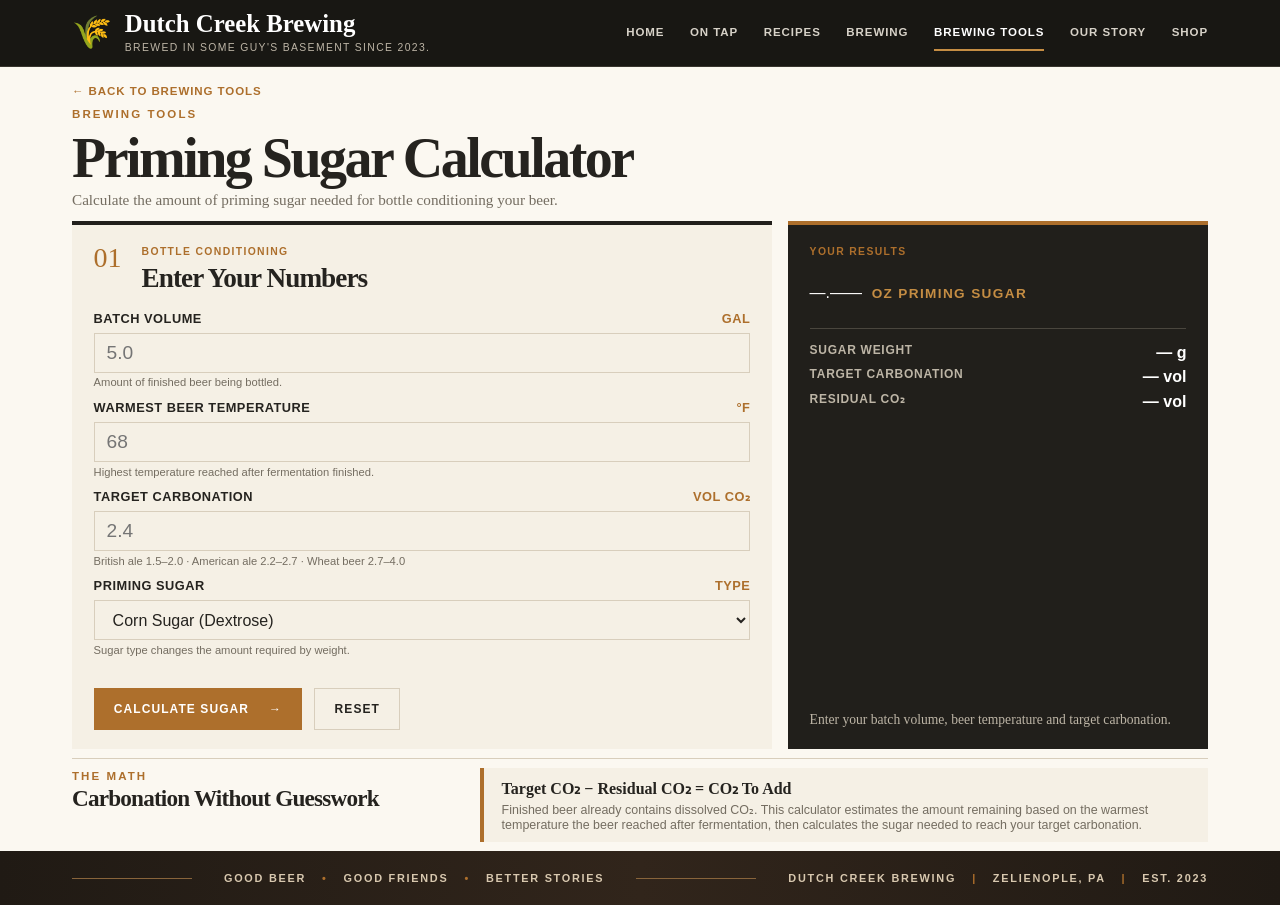
<file: tools/priming.html>
<!DOCTYPE html>
<html lang="en">

<head>
    <meta charset="UTF-8">

    <meta name="viewport"
          content="width=device-width, initial-scale=1.0">

    <meta name="description"
          content="Free priming sugar calculator from Dutch Creek Brewing. Calculate bottle conditioning sugar based on batch volume, temperature, carbonation target and sugar type.">

    <title>Priming Sugar Calculator | Dutch Creek Brewing</title>

    <link rel="stylesheet" href="../css/dutchcreek.css">
</head>


<body class="priming-page">

<!-- =========================================================
     HEADER
     ========================================================= -->

<header class="site-header">

    <div class="header-inner">

        <a class="brand"
           href="../index.html">

            <div class="brand-mark">
                🌾
            </div>

            <div class="brand-copy">

                <span class="brand-name">
                    Dutch Creek Brewing
                </span>

                <span class="brand-tagline">
                    Brewed in some guy's basement since 2023.
                </span>

            </div>

        </a>


        <nav class="site-nav">

            <a href="../index.html">
                Home
            </a>

            <a href="../index.html#on-tap">
                On Tap
            </a>

            <a href="../index.html#recipes">
                Recipes
            </a>

            <a href="../index.html#brewing">
                Brewing
            </a>

            <a href="../index.html#brewing-tools"
               class="active">
                Brewing Tools
            </a>

            <a href="../index.html#our-story">
                Our Story
            </a>

            <a href="../index.html#shop">
                Shop
            </a>

        </nav>

    </div>

</header>


<!-- =========================================================
     PRIMING SUGAR CALCULATOR
     ========================================================= -->

<main class="calculator-page">

    <section class="calculator-shell">

        <a href="../index.html#brewing-tools"
           class="calculator-back">
            ← Back to Brewing Tools
        </a>


        <div class="calculator-heading">

            <p class="eyebrow">
                Brewing Tools
            </p>

            <h1>
                Priming Sugar Calculator
            </h1>

            <p>
                Calculate the amount of priming sugar needed for
                bottle conditioning your beer.
            </p>

        </div>


        <div class="calculator-layout">

            <!-- =================================================
                 INPUT SIDE
                 ================================================= -->

            <section class="calculator-card">

                <div class="calculator-card-heading">

                    <span class="calculator-step">
                        01
                    </span>

                    <div>

                        <p class="calculator-label">
                            Bottle Conditioning
                        </p>

                        <h2>
                            Enter Your Numbers
                        </h2>

                    </div>

                </div>


                <form id="priming-form"
                      novalidate>


                    <!-- BATCH VOLUME -->

                    <div class="calculator-field">

                        <label for="batch-volume">
                            Batch Volume
                            <span>GAL</span>
                        </label>

                        <input
                            type="number"
                            id="batch-volume"
                            name="batch-volume"
                            min="0.1"
                            max="100"
                            step="0.1"
                            inputmode="decimal"
                            placeholder="5.0">

                        <small>
                            Amount of finished beer being bottled.
                        </small>

                    </div>


                    <!-- BEER TEMPERATURE -->

                    <div class="calculator-field">

                        <label for="beer-temperature">
                            Warmest Beer Temperature
                            <span>°F</span>
                        </label>

                        <input
                            type="number"
                            id="beer-temperature"
                            name="beer-temperature"
                            min="32"
                            max="100"
                            step="0.1"
                            inputmode="decimal"
                            placeholder="68">

                        <small>
                            Highest temperature reached after fermentation finished.
                        </small>

                    </div>


                    <!-- TARGET CARBONATION -->

                    <div class="calculator-field">

                        <label for="target-carbonation">
                            Target Carbonation
                            <span>VOL CO₂</span>
                        </label>

                        <input
                            type="number"
                            id="target-carbonation"
                            name="target-carbonation"
                            min="1"
                            max="5"
                            step="0.1"
                            inputmode="decimal"
                            placeholder="2.4">

                        <small>
                            British ale 1.5–2.0 · American ale 2.2–2.7 ·
                            Wheat beer 2.7–4.0
                        </small>

                    </div>


                    <!-- SUGAR TYPE -->

                    <div class="calculator-field">

                        <label for="sugar-type">
                            Priming Sugar
                            <span>TYPE</span>
                        </label>

                        <select
                            id="sugar-type"
                            name="sugar-type">

                            <option value="dextrose" selected>
                                Corn Sugar (Dextrose)
                            </option>

                            <option value="sucrose">
                                Table Sugar (Sucrose)
                            </option>

                            <option value="dme">
                                Dry Malt Extract (DME)
                            </option>

                        </select>

                        <small>
                            Sugar type changes the amount required by weight.
                        </small>

                    </div>


                    <!-- ERROR -->

                    <div id="calculator-error"
                         class="calculator-error"
                         role="alert"
                         aria-live="polite">
                    </div>


                    <!-- ACTIONS -->

                    <div class="calculator-actions">

                        <button
                            type="submit"
                            class="button button-primary">

                            Calculate Sugar
                            <span aria-hidden="true">→</span>

                        </button>


                        <button
                            type="button"
                            id="reset-calculator"
                            class="button calculator-reset">

                            Reset

                        </button>

                    </div>

                </form>

            </section>



            <!-- =================================================
                 RESULT SIDE
                 ================================================= -->

            <section class="calculator-result-card">

                <p class="calculator-label">
                    Your Results
                </p>


                <div class="abv-result">

                    <span id="sugar-ounces-result">
                        —.——
                    </span>

                    <span class="result-unit">
                        OZ PRIMING SUGAR
                    </span>

                </div>


                <div class="result-divider"></div>


                <div class="secondary-result">

                    <span class="secondary-result-label">
                        Sugar Weight
                    </span>

                    <strong id="sugar-grams-result">
                        — g
                    </strong>

                </div>


                <div class="secondary-result">

                    <span class="secondary-result-label">
                        Target Carbonation
                    </span>

                    <strong id="target-result">
                        — vol
                    </strong>

                </div>


                <div class="secondary-result">

                    <span class="secondary-result-label">
                        Residual CO₂
                    </span>

                    <strong id="residual-result">
                        — vol
                    </strong>

                </div>


                <p class="result-note"
                   id="result-note">

                    Enter your batch volume, beer temperature and
                    target carbonation.

                </p>

            </section>

        </div>



        <!-- =================================================
             INFORMATION
             ================================================= -->

        <section class="calculator-info">

            <div>

                <p class="eyebrow">
                    The Math
                </p>

                <h2>
                    Carbonation Without Guesswork
                </h2>

            </div>


            <div class="formula-card">

                <span class="formula">
                    Target CO₂ − Residual CO₂ = CO₂ To Add
                </span>

                <p>
                    Finished beer already contains dissolved CO₂.
                    This calculator estimates the amount remaining
                    based on the warmest temperature the beer reached
                    after fermentation, then calculates the sugar
                    needed to reach your target carbonation.
                </p>

            </div>

        </section>

    </section>

</main>



<!-- =========================================================
     FOOTER
     ========================================================= -->

<footer class="site-footer">

    <div class="footer-rule"></div>

    <p class="footer-motto">
        Good Beer
        <span>•</span>
        Good Friends
        <span>•</span>
        Better Stories
    </p>

    <div class="footer-rule"></div>


    <p class="footer-location">
        Dutch Creek Brewing
        <span>|</span>
        Zelienople, PA
        <span>|</span>
        Est. 2023
    </p>

</footer>



<!-- =========================================================
     PRIMING SUGAR CALCULATOR JAVASCRIPT
     ========================================================= -->

<script>

document.addEventListener("DOMContentLoaded", () => {

    const form =
        document.getElementById("priming-form");

    const batchVolume =
        document.getElementById("batch-volume");

    const beerTemperature =
        document.getElementById("beer-temperature");

    const targetCarbonation =
        document.getElementById("target-carbonation");

    const sugarType =
        document.getElementById("sugar-type");


    const sugarOuncesResult =
        document.getElementById("sugar-ounces-result");

    const sugarGramsResult =
        document.getElementById("sugar-grams-result");

    const targetResult =
        document.getElementById("target-result");

    const residualResult =
        document.getElementById("residual-result");

    const resultNote =
        document.getElementById("result-note");

    const error =
        document.getElementById("calculator-error");

    const resetButton =
        document.getElementById("reset-calculator");


    /* ---------------------------------------------------------
       Constants
       --------------------------------------------------------- */

    const GALLONS_TO_LITERS = 3.78541;
    const GRAMS_TO_OUNCES = 0.035274;


    /*
       Dextrose is our baseline.

       Sucrose requires approximately 91% of the
       dextrose weight.

       DME varies by product and fermentability.
       We use 1.35 as a practical brewing estimate.
    */

    const sugarFactors = {

        dextrose: {
            factor: 1.00,
            name: "corn sugar (dextrose)"
        },

        sucrose: {
            factor: 0.91,
            name: "table sugar (sucrose)"
        },

        dme: {
            factor: 1.35,
            name: "dry malt extract (DME)"
        }

    };


    /* ---------------------------------------------------------
       Utility
       --------------------------------------------------------- */

    function clearError() {
        error.textContent = "";
    }


    function resetResults() {

        sugarOuncesResult.textContent = "—.——";

        sugarGramsResult.textContent = "— g";

        targetResult.textContent = "— vol";

        residualResult.textContent = "— vol";

        resultNote.textContent =
            "Enter your batch volume, beer temperature and target carbonation.";

    }


    /* ---------------------------------------------------------
       Residual CO2

       Standard homebrewing residual CO2 relationship.

       Temperature must be Fahrenheit.
       Result is volumes of CO2.
       --------------------------------------------------------- */

    function residualCO2(tempF) {

        return 3.0378
            - (0.050062 * tempF)
            + (0.00026555 * Math.pow(tempF, 2));

    }


    /* ---------------------------------------------------------
       Calculation
       --------------------------------------------------------- */

    function calculate(showErrors = false) {

        clearError();


        const gallons =
            parseFloat(batchVolume.value);

        const temperature =
            parseFloat(beerTemperature.value);

        const target =
            parseFloat(targetCarbonation.value);

        const selectedSugar =
            sugarFactors[sugarType.value];


        /* Missing values */

        if (
            Number.isNaN(gallons) ||
            Number.isNaN(temperature) ||
            Number.isNaN(target)
        ) {

            resetResults();

            if (showErrors) {

                error.textContent =
                    "Please enter batch volume, beer temperature and target carbonation.";

            }

            return false;

        }


        /* Volume validation */

        if (gallons <= 0 || gallons > 100) {

            resetResults();

            if (showErrors) {

                error.textContent =
                    "Batch volume should be greater than 0 and no more than 100 gallons.";

            }

            return false;

        }


        /* Temperature validation */

        if (temperature < 32 || temperature > 100) {

            resetResults();

            if (showErrors) {

                error.textContent =
                    "Beer temperature should be between 32°F and 100°F.";

            }

            return false;

        }


        /* Carbonation validation */

        if (target < 1 || target > 5) {

            resetResults();

            if (showErrors) {

                error.textContent =
                    "Target carbonation should be between 1.0 and 5.0 volumes of CO₂.";

            }

            return false;

        }


        /* Residual carbonation */

        const residual =
            residualCO2(temperature);


        /*
           If the beer already contains at least as much CO2
           as the requested target, additional priming sugar
           is not required.
        */

        const co2Needed =
            target - residual;


        if (co2Needed <= 0) {

            sugarOuncesResult.textContent =
                "0.00";

            sugarGramsResult.textContent =
                "0 g";

            targetResult.textContent =
                `${target.toFixed(2)} vol`;

            residualResult.textContent =
                `${residual.toFixed(2)} vol`;

            resultNote.textContent =
                "Estimated residual CO₂ already meets or exceeds your carbonation target. No priming sugar is indicated.";

            return true;

        }


        /* Convert batch volume to liters */

        const liters =
            gallons * GALLONS_TO_LITERS;


        /*
           Dextrose baseline:

           approximately 4.0 grams per liter
           for each additional volume of CO2.
        */

        const dextroseGrams =
            liters * co2Needed * 4.0;


        /* Adjust for selected sugar */

        const sugarGrams =
            dextroseGrams * selectedSugar.factor;


        const sugarOunces =
            sugarGrams * GRAMS_TO_OUNCES;


        /* -----------------------------------------------------
           Results
           ----------------------------------------------------- */

        sugarOuncesResult.textContent =
            sugarOunces.toFixed(2);

        sugarGramsResult.textContent =
            `${sugarGrams.toFixed(0)} g`;

        targetResult.textContent =
            `${target.toFixed(2)} vol`;

        residualResult.textContent =
            `${residual.toFixed(2)} vol`;


        /* -----------------------------------------------------
           Result Note / Safety Guidance
           ----------------------------------------------------- */

        if (target >= 4.0) {

            resultNote.textContent =
                `${gallons.toFixed(1)} gal at ${temperature.toFixed(0)}°F using ${selectedSugar.name}. CAUTION: ${target.toFixed(1)} volumes is a high carbonation level. Use bottles and closures rated for the intended pressure.`;

        }
        else if (target >= 3.0) {

            resultNote.textContent =
                `${gallons.toFixed(1)} gal at ${temperature.toFixed(0)}°F using ${selectedSugar.name}. This is a relatively high carbonation target; confirm your bottles are suitable.`;

        }
        else {

            resultNote.textContent =
                `For ${gallons.toFixed(1)} gallons of beer at ${temperature.toFixed(0)}°F using ${selectedSugar.name}.`;

        }


        /*
           DME is less standardized than refined sugars,
           so tell the brewer that explicitly.
        */

        if (sugarType.value === "dme") {

            resultNote.textContent +=
                " DME fermentability varies by product, so treat this amount as an estimate.";

        }


        return true;

    }


    /* ---------------------------------------------------------
       Submit
       --------------------------------------------------------- */

    form.addEventListener("submit", event => {

        event.preventDefault();

        calculate(true);

    });


    /* ---------------------------------------------------------
       Live Updates
       --------------------------------------------------------- */

    batchVolume.addEventListener("input", () => {
        calculate(false);
    });


    beerTemperature.addEventListener("input", () => {
        calculate(false);
    });


    targetCarbonation.addEventListener("input", () => {
        calculate(false);
    });


    sugarType.addEventListener("change", () => {
        calculate(false);
    });


    /* ---------------------------------------------------------
       Reset
       --------------------------------------------------------- */

    resetButton.addEventListener("click", () => {

        form.reset();

        clearError();

        resetResults();

        batchVolume.focus();

    });

});

</script>


</body>

</html>
</file>
<file: css/dutchcreek.css>
/* =========================================================
   DUTCH CREEK BREWING — V2
   ========================================================= */


/* ---------------------------------------------------------
   Design Tokens
   --------------------------------------------------------- */

:root {
    --black: #181713;
    --charcoal: #211f1b;
    --charcoal-light: #302d27;

    --cream: #f5f0e5;
    --paper: #fbf8f1;
    --card: #eee7d9;

    --copper: #ad6f2c;
    --gold: #c58d43;

    --text: #25231f;
    --muted: #746d61;

    --border: #d8cebc;

    --max-width: 1200px;
}


/* ---------------------------------------------------------
   Reset / Base
   --------------------------------------------------------- */

* {
    box-sizing: border-box;
}

html {
    scroll-behavior: smooth;
}

body {
    margin: 0;
    min-height: 100vh;

    background: var(--black);

    color: var(--text);

    font-family:
        "Segoe UI",
        Arial,
        Helvetica,
        sans-serif;

    line-height: 1.55;

    display: flex;
    flex-direction: column;
}

main {
    flex: 1 0 auto;
    display: flex;
    flex-direction: column;
}

button,
input {
    font: inherit;
}

button {
    cursor: pointer;
}

a {
    color: inherit;
}

h1,
h2,
h3 {
    margin-top: 0;

    font-family:
        Georgia,
        "Times New Roman",
        serif;

    line-height: 1.02;
}

h1 {
    margin-bottom: 1rem;

    font-size: clamp(3rem, 4.5vw, 4.75rem);

    letter-spacing: -.045em;
}

h2 {
    margin-bottom: .75rem;

    font-size: clamp(2.5rem, 4vw, 4rem);

    letter-spacing: -.035em;
}

h3 {
    margin-bottom: .65rem;

    font-size: 1.7rem;
}

.eyebrow {
    margin: 0 0 .7rem;

    color: var(--copper);

    font-size: .72rem;

    font-weight: 700;

    letter-spacing: .18em;

    text-transform: uppercase;
}


/* =========================================================
   Header
   ========================================================= */

.site-header {
    background: var(--black);

    color: white;

    border-bottom: 1px solid #38352e;
}

.header-inner {
    max-width: var(--max-width);

    min-height: 70px;

    margin: 0 auto;

    padding: 0 2rem;

    display: flex;

    align-items: center;

    justify-content: space-between;

    gap: 2rem;
}

.brand {
    display: flex;

    align-items: center;

    gap: .8rem;

    color: white;

    text-decoration: none;
}

.brand-mark {
    color: var(--gold);

    font-size: 2rem;
}

.brand-copy {
    display: flex;

    flex-direction: column;
}

.brand-name {
    font-family:
        Georgia,
        "Times New Roman",
        serif;

    font-size: 1.55rem;

    font-weight: 700;

    line-height: 1.1;
}

.brand-tagline {
    margin-top: .2rem;

    color: #bdb5a6;

    font-size: .65rem;

    letter-spacing: .13em;

    text-transform: uppercase;
}


/* ---------------------------------------------------------
   Navigation
   --------------------------------------------------------- */

.site-nav {
    display: flex;

    align-items: center;

    gap: 1.6rem;
}

.site-nav a {
    position: relative;

    padding: 1.5rem 0;

    color: #d7d2c8;

    font-size: .72rem;

    font-weight: 700;

    letter-spacing: .08em;

    text-decoration: none;

    text-transform: uppercase;
}

.site-nav a::after {
    content: "";

    position: absolute;

    right: 0;
    bottom: .9rem;
    left: 0;

    height: 2px;

    background: var(--gold);

    transform: scaleX(0);

    transition: transform .2s ease;
}

.site-nav a:hover,
.site-nav a.active {
    color: white;
}

.site-nav a.active::after {
    transform: scaleX(1);
}

.nav-toggle {
    display: none;

    padding: .4rem;

    border: 0;

    background: none;

    color: white;

    font-size: 1.6rem;
}


/* =========================================================
   Hero
   ========================================================= */

.hero {
    position: relative;

    min-height: 390px;

    overflow: hidden;

    background:
        linear-gradient(
            90deg,
            rgba(24, 23, 19, .98) 0%,
            rgba(24, 23, 19, .92) 28%,
            rgba(24, 23, 19, .55) 52%,
            rgba(24, 23, 19, .08) 72%,
            rgba(24, 23, 19, 0) 100%
        ),
        url("../images/dcb-basement-bar.webp");

    background-size: cover;
    background-position: center 52%;
    background-repeat: no-repeat;

    color: white;
}

.hero-overlay {
    position: absolute;

    inset: 0;

    pointer-events: none;

    background:
        linear-gradient(
            180deg,
            rgba(15, 14, 12, .08) 0%,
            rgba(15, 14, 12, 0) 60%,
            rgba(15, 14, 12, .18) 100%
        );
}

.hero-inner {
    position: relative;

    z-index: 1;

    max-width: var(--max-width);

    min-height: 390px;

    margin: 0 auto;

    padding: 2rem;

    display: flex;

    align-items: center;
}

.hero-copy {
    max-width: 650px;
}

.hero-description {
    max-width: 610px;

    margin: 0;

    color: #d8d2c7;

    font-family:
        Georgia,
        "Times New Roman",
        serif;

    font-size: 1.05rem;
}

.hero-actions {
    display: flex;

    flex-wrap: wrap;

    gap: 1rem;

    margin-top: 1.75rem;
}


/* =========================================================
   Buttons
   ========================================================= */

.button {
    min-height: 48px;

    padding: .8rem 1.35rem;

    border: 1px solid transparent;

    display: inline-flex;

    align-items: center;

    gap: 1.25rem;

    font-size: .75rem;

    font-weight: 800;

    letter-spacing: .09em;

    text-transform: uppercase;
}

.button-primary {
    background: var(--copper);

    color: white;
}

.button-primary:hover {
    background: #bd7c34;
}

.button-secondary {
    border-color: #8a8479;

    background: transparent;

    color: white;
}

.button-secondary:hover {
    border-color: white;
}


/* =========================================================
   Dynamic Content Area
   ========================================================= */

.content-area {
    background: var(--paper);

    flex: 1 0 auto;
    display: flex;
    flex-direction: column;
}

.content-panel {
    display: none;

    max-width: var(--max-width);

    min-height: 290px;

    margin: 0 auto;

    padding: 1.75rem 2rem 2rem;
}

.content-panel.active {
    display: block;

    width: 100%;
    flex: 1 0 auto;

    animation: panelFade .2s ease;
}

@keyframes panelFade {
    from {
        opacity: 0;
        transform: translateY(4px);
    }

    to {
        opacity: 1;
        transform: translateY(0);
    }
}

.content-heading {
    margin-bottom: 1rem;

    display: flex;

    align-items: flex-end;

    justify-content: space-between;

    gap: 2rem;
}

.content-heading h2 {
    margin-bottom: 0;
}

.section-description {
    max-width: 650px;

    color: var(--muted);
}


/* =========================================================
   Home Panel
   ========================================================= */

.home-grid {
    display: grid;

    grid-template-columns:
        repeat(3, minmax(0, 1fr));

    gap: 1rem;
}

.feature-card {
    min-height: 150px;

    padding: 1.15rem 1.25rem;

    border: 0;

    border-top: 4px solid var(--charcoal);

    background: var(--cream);

    color: var(--text);

    text-align: left;

    display: flex;

    gap: 1.25rem;

    transition:
        transform .15s ease,
        background .15s ease;
}

.feature-card:hover {
    background: #eee6d7;

    transform: translateY(-2px);
}

.feature-number {
    color: var(--copper);

    font-family:
        Georgia,
        "Times New Roman",
        serif;

    font-size: 1.8rem;
}

.feature-label {
    color: var(--muted);

    font-size: .68rem;

    font-weight: 800;

    letter-spacing: .12em;

    text-transform: uppercase;
}

.feature-card h3 {
    margin-top: .4rem;
}

.feature-card p {
    margin-bottom: 0;

    color: var(--muted);
}


/* =========================================================
   On Tap
   ========================================================= */

.beer-grid {
    display: grid;

    grid-template-columns:
        repeat(3, minmax(0, 1fr));

    gap: 1rem;
}

.beer-card {
    min-height: 205px;

    padding: 1.4rem 1.5rem 1.2rem;

    border-top: 4px solid var(--charcoal);

    background: var(--card);

    display: grid;

    grid-template-columns: 58px 1fr;

    grid-template-rows: 1fr auto;

    column-gap: 1rem;
}

.beer-number {
    color: var(--copper);

    font-family:
        Georgia,
        "Times New Roman",
        serif;

    font-size: 2.25rem;

    line-height: 1;
}

.beer-card-body {
    align-self: start;
}

.beer-style {
    margin: 0 0 .35rem;

    color: var(--muted);

    font-size: .68rem;

    font-weight: 800;

    letter-spacing: .12em;

    text-transform: uppercase;
}

.beer-card h3 {
    margin-bottom: .55rem;
}

.beer-description {
    margin: 0;

    color: #5f594f;

    font-family:
        Georgia,
        "Times New Roman",
        serif;
}

.beer-meta {
    grid-column: 1 / -1;

    margin-top: 1rem;

    padding-top: .85rem;

    border-top: 1px solid var(--border);

    display: flex;

    justify-content: space-between;

    gap: 1rem;

    font-size: .65rem;

    font-weight: 800;

    letter-spacing: .1em;

    text-transform: uppercase;
}


/* =========================================================
   Brewing Tools
   ========================================================= */

.tool-grid {
    display: grid;

    grid-template-columns:
        repeat(3, minmax(0, 1fr));

    gap: 1rem;
}

.tool-card {
    min-height: 175px;
    height: 175px;

    padding: 1.1rem 1.25rem;

    border: 0;

    border-top: 4px solid var(--charcoal);

    background: var(--cream);

    color: var(--text);

    text-decoration: none;

    display: flex;

    flex-direction: column;

    overflow: hidden;

    transition:
        transform .15s ease,
        background .15s ease;
}

a.tool-card:hover {
    background: #eee6d7;

    transform: translateY(-2px);
}

.tool-status {
    margin: 0 0 .55rem;

    color: var(--copper);

    font-size: .62rem;

    font-weight: 800;

    line-height: 1.2;

    letter-spacing: .12em;

    text-transform: uppercase;
}

.tool-card h3 {
    margin: 0 0 .45rem;

    font-size: 1.5rem;

    line-height: 1.05;
}

.tool-card p {
    margin: 0;

    color: var(--muted);

    font-size: .9rem;

    line-height: 1.4;
}

.card-action {
    margin-top: auto;

    padding-top: .5rem;

    color: var(--copper);

    font-size: .72rem;

    font-weight: 800;

    letter-spacing: .04em;
}

.coming-soon {
    opacity: .78;
}


/* =========================================================
   Placeholder Panels
   ========================================================= */

.placeholder-copy {
    max-width: 650px;

    color: var(--muted);

    font-family:
        Georgia,
        "Times New Roman",
        serif;

    font-size: 1.15rem;
}


/* =========================================================
   Footer
   ========================================================= */

.site-footer {
    min-height: 60px;
    flex-shrink: 0;

    padding: .85rem 2rem;

    background:
        linear-gradient(
            90deg,
            #201a14,
            #31251b,
            #201a14
        );

    color: #d8c8af;

    display: flex;

    align-items: center;

    justify-content: center;

    gap: 2rem;
}

.footer-rule {
    width: 120px;

    height: 1px;

    background: #88643b;
}

.footer-motto,
.footer-location {
    margin: 0;

    font-size: .68rem;

    font-weight: 700;

    letter-spacing: .16em;

    text-transform: uppercase;
}

.footer-motto {
    white-space: nowrap;
}

.footer-motto span,
.footer-location span {
    margin: 0 .7rem;

    color: var(--copper);
}


/* =========================================================
   Desktop Height Optimization
   Designed for desktop browser windows such as 1920x1080.
   ========================================================= */

@media (min-width: 1001px) and (max-height: 950px) {

    /* Header */

    .header-inner {
        min-height: 64px;
    }


    /* Hero */

    .hero,
    .hero-inner {
        min-height: 355px;
    }

    .hero-inner {
        padding-top: 1.5rem;
        padding-bottom: 1.5rem;
    }

    h1 {
        font-size: clamp(3rem, 4.2vw, 4.4rem);

        margin-bottom: .8rem;
    }

    .hero-actions {
        margin-top: 1.35rem;
    }


    /* Dynamic Content Area */

    .content-panel {
        min-height: 350px;

        padding-top: 1.25rem;
        padding-bottom: 1.25rem;

        overflow: hidden;
    }

    .content-heading {
        margin-bottom: .75rem;
    }

    .content-heading .eyebrow {
        margin-bottom: .3rem;
    }

    .content-heading h2 {
        font-size: 2.75rem;
    }


    /* Home */

    .feature-card {
        min-height: 175px;

        padding: 1.15rem 1.25rem;
    }

    .feature-card h3 {
        margin-top: .25rem;

        margin-bottom: .4rem;
    }

    .feature-card p {
        margin-top: .4rem;
    }


    /* On Tap */

    .beer-card {
        min-height: 185px;
        height: 185px;

        padding: 1.1rem 1.25rem .9rem;

        grid-template-columns: 48px 1fr;

        column-gap: .8rem;
    }

    .beer-number {
        font-size: 1.9rem;
    }

    .beer-style {
        margin-bottom: .2rem;

        font-size: .62rem;
    }

    .beer-card h3 {
        margin-bottom: .35rem;

        font-size: 1.45rem;
    }

    .beer-description {
        font-size: .9rem;

        line-height: 1.35;
    }

    .beer-meta {
        margin-top: .55rem;

        padding-top: .5rem;

        font-size: .58rem;
    }


    /* Brewing Tools */

    .tool-grid {
        gap: 1rem;
    }

    .tool-card {
        min-height: 175px;
        height: 175px;

        padding: 1.1rem 1.25rem;
    }

    .tool-status {
        margin: 0 0 .55rem;

        font-size: .62rem;
    }

    .tool-card h3 {
        margin: 0 0 .45rem;

        font-size: 1.5rem;

        line-height: 1.05;
    }

    .tool-card p {
        margin: 0;

        font-size: .9rem;

        line-height: 1.4;
    }

    .card-action {
        margin-top: auto;

        padding-top: .5rem;

        font-size: .72rem;
    }


    /* Footer */

    .site-footer {
        min-height: 54px;

        padding-top: .65rem;
        padding-bottom: .65rem;
    }
}


/* =========================================================
   Tablet / Smaller Desktop
   ========================================================= */

@media (max-width: 1000px) {

    .site-nav {
        gap: 1rem;
    }

    .site-nav a {
        font-size: .65rem;
    }

    .footer-location {
        display: none;
    }
}


/* =========================================================
   Tablet / Mobile Navigation
   ========================================================= */

@media (max-width: 850px) {

    .header-inner {
        flex-wrap: wrap;

        padding-top: .9rem;
        padding-bottom: .9rem;
    }

    .nav-toggle {
        display: block;
    }

    .site-nav {
        display: none;

        width: 100%;

        flex-direction: column;

        align-items: flex-start;

        gap: 0;
    }

    .site-nav.open {
        display: flex;
    }

    .site-nav a {
        width: 100%;

        padding: .7rem 0;
    }

    .site-nav a::after {
        display: none;
    }

    .home-grid,
    .beer-grid,
    .tool-grid {
        grid-template-columns: 1fr;
    }

    .hero {
        min-height: auto;
    }

    .hero-inner {
        min-height: 450px;
    }

    .site-footer {
        flex-wrap: wrap;
    }
}


/* =========================================================
   Phone
   ========================================================= */

@media (max-width: 600px) {

    .hero {
        background-position: 58% center;
    }

    .hero::before {
        content: "";
        position: absolute;
        inset: 0;
        background: rgba(18, 17, 14, .28);
        pointer-events: none;
    }

    .header-inner,
    .hero-inner,
    .content-panel {
        padding-left: 1.25rem;

        padding-right: 1.25rem;
    }

    .brand-tagline {
        display: none;
    }

    .brand-name {
        font-size: 1.3rem;
    }

    h1 {
        font-size: clamp(3rem, 14vw, 4.3rem);
    }

    .hero-inner {
        min-height: 460px;

        padding-top: 3rem;
        padding-bottom: 3rem;
    }

    .content-panel {
        height: auto;
        min-height: auto;

        padding-top: 2.5rem;
        padding-bottom: 2.5rem;

        overflow: visible;
    }

    .feature-card,
    .beer-card,
    .tool-card {
        height: auto;
        min-height: 0;
    }

    .beer-card {
        grid-template-columns: 50px 1fr;
    }

    .footer-rule {
        display: none;
    }

    .footer-motto {
        white-space: normal;

        text-align: center;

        line-height: 2;
    }
}

/* =========================================================
   ABV CALCULATOR
   ========================================================= */

.calculator-page {
    background: var(--paper);

    flex: 1 0 auto;
}

.calculator-shell {
    max-width: var(--max-width);

    margin: 0 auto;

    padding: 2rem 2rem 3rem;
}

.calculator-back {
    display: inline-block;

    margin-bottom: 1.5rem;

    color: var(--copper);

    font-size: .72rem;

    font-weight: 800;

    letter-spacing: .08em;

    text-decoration: none;

    text-transform: uppercase;
}

.calculator-back:hover {
    text-decoration: underline;
}

.calculator-heading {
    max-width: 700px;

    margin-bottom: 2rem;
}

.calculator-heading h1 {
    margin-bottom: .75rem;

    color: var(--text);
}

.calculator-heading > p:last-child {
    margin: 0;

    color: var(--muted);

    font-family:
        Georgia,
        "Times New Roman",
        serif;

    font-size: 1.05rem;
}


/* ---------------------------------------------------------
   Calculator Layout
   --------------------------------------------------------- */

.calculator-layout {
    display: grid;

    grid-template-columns:
        minmax(0, 1.25fr)
        minmax(300px, .75fr);

    gap: 1rem;
}


/* ---------------------------------------------------------
   Input Card
   --------------------------------------------------------- */

.calculator-card {
    padding: 1.5rem;

    border-top: 4px solid var(--charcoal);

    background: var(--cream);
}

.calculator-card-heading {
    margin-bottom: 1.5rem;

    display: flex;

    gap: 1.25rem;
}

.calculator-step {
    color: var(--copper);

    font-family:
        Georgia,
        "Times New Roman",
        serif;

    font-size: 2rem;

    line-height: 1;
}

.calculator-label {
    margin: 0 0 .3rem;

    color: var(--copper);

    font-size: .65rem;

    font-weight: 800;

    letter-spacing: .13em;

    text-transform: uppercase;
}

.calculator-card-heading h2 {
    margin: 0;

    font-size: 2rem;
}


/* ---------------------------------------------------------
   Fields
   --------------------------------------------------------- */

.calculator-field {
    margin-bottom: 1.25rem;
}

.calculator-field label {
    margin-bottom: .4rem;

    display: flex;
    justify-content: space-between;

    color: var(--text);

    font-size: .8rem;
    font-weight: 800;

    letter-spacing: .04em;
    text-transform: uppercase;
}

.calculator-field label span {
    color: var(--copper);
}


/* Input and Select Controls */

.calculator-field input,
.calculator-field select {
    width: 100%;
    height: 50px;

    padding: 0 14px;

    box-sizing: border-box;

    border: 1px solid var(--border);
    border-radius: 0;

    background: var(--cream);
    color: var(--ink);

    font-family: inherit;
    font-size: 1rem;
}


/* Select-specific styling */

.calculator-field select {
    cursor: pointer;
}


/* Focus state */

.calculator-field input:focus,
.calculator-field select:focus {
    outline: 2px solid var(--amber);
    outline-offset: -2px;
}


/* Field help text */

.calculator-field small {
    display: block;

    margin-top: .35rem;

    color: var(--muted);

    font-size: .75rem;
}


/* ---------------------------------------------------------
   Error
   --------------------------------------------------------- */

.calculator-error {
    min-height: 1.4rem;

    margin-bottom: .75rem;

    color: #8a2f25;

    font-size: .8rem;

    font-weight: 700;
}


/* ---------------------------------------------------------
   Calculator Buttons
   --------------------------------------------------------- */

.calculator-actions {
    display: flex;

    flex-wrap: wrap;

    gap: .75rem;
}

.calculator-reset {
    border-color: var(--border);

    background: transparent;

    color: var(--text);
}

.calculator-reset:hover {
    border-color: var(--charcoal);
}


/* ---------------------------------------------------------
   Results
   --------------------------------------------------------- */

.calculator-result-card {
    padding: 1.5rem;

    border-top: 4px solid var(--copper);

    background: var(--charcoal);

    color: white;

    display: flex;

    flex-direction: column;
}

.abv-result {
    margin: 1.5rem 0;

    display: flex;

    align-items: baseline;

    gap: .6rem;
}

#abv-result {
    font-family:
        Georgia,
        "Times New Roman",
        serif;

    font-size: clamp(4rem, 7vw, 6rem);

    line-height: .85;

    letter-spacing: -.05em;
}

.result-unit {
    color: var(--gold);

    font-size: .85rem;

    font-weight: 800;

    letter-spacing: .1em;

    text-transform: uppercase;
}

.result-divider {
    height: 1px;

    margin: .5rem 0 1rem;

    background: #4a463e;
}

.secondary-result {
    display: flex;

    justify-content: space-between;

    gap: 1rem;
}

.secondary-result-label {
    color: #bdb5a6;

    font-size: .75rem;

    font-weight: 700;

    letter-spacing: .06em;

    text-transform: uppercase;
}

.secondary-result strong {
    color: white;
}

.result-note {
    margin: auto 0 0;

    padding-top: 2rem;

    color: #bdb5a6;

    font-family:
        Georgia,
        "Times New Roman",
        serif;

    font-size: .85rem;
}


/* ---------------------------------------------------------
   Formula Information
   --------------------------------------------------------- */

.calculator-info {
    margin-top: 2rem;

    padding-top: 2rem;

    border-top: 1px solid var(--border);

    display: grid;

    grid-template-columns:
        minmax(250px, .7fr)
        minmax(0, 1.3fr);

    gap: 2rem;
}

.calculator-info h2 {
    margin-bottom: 0;

    font-size: 2rem;
}

.formula-card {
    padding: 1.25rem 1.5rem;

    background: var(--cream);

    border-left: 4px solid var(--copper);
}

.formula {
    display: block;

    margin-bottom: .5rem;

    font-family:
        Georgia,
        "Times New Roman",
        serif;

    font-size: 1.35rem;

    font-weight: 700;
}

.formula-card p {
    margin: 0;

    color: var(--muted);
}

/* ---------------------------------------------------------
   Calculator Responsive
   --------------------------------------------------------- */

@media (max-width: 850px) {

    .calculator-layout {
        grid-template-columns: 1fr;
    }

    .calculator-info {
        grid-template-columns: 1fr;
    }

}

@media (max-width: 600px) {

    .calculator-shell {
        padding:
            1.5rem
            1.25rem
            2.5rem;
    }

    .calculator-heading h1 {
        font-size: 3rem;
    }

    .calculator-card,
    .calculator-result-card {
        padding: 1.25rem;
    }

    .calculator-actions {
        flex-direction: column;
    }

    .calculator-actions .button {
        width: 100%;

        justify-content: center;
    }

}

/* =========================================================
   ABV CALCULATOR — 1080P HEIGHT OPTIMIZATION
   ========================================================= */

@media (min-width: 1001px) and (max-height: 950px) {

    /* Main calculator area */

    .calculator-shell {
        padding-top: 1.25rem;
        padding-bottom: 1.25rem;
    }


    /* Back link */

    .calculator-back {
        margin-bottom: .75rem;
    }


    /* Heading */

    .calculator-heading {
        margin-bottom: 1.25rem;
    }

    .calculator-heading .eyebrow {
        margin-bottom: .35rem;
    }

    .calculator-heading h1 {
        margin-bottom: .4rem;

        font-size: 3.5rem;
    }

    .calculator-heading > p:last-child {
        font-size: .95rem;

        line-height: 1.4;
    }


    /* Calculator cards */

    .calculator-card,
    .calculator-result-card {
        min-height: 340px;

        padding: 1.2rem 1.35rem;
    }


    /* Input card heading */

    .calculator-card-heading {
        margin-bottom: 1rem;
    }

    .calculator-step {
        font-size: 1.75rem;
    }

    .calculator-card-heading h2 {
        font-size: 1.7rem;
    }


    /* Gravity fields */

    .calculator-field {
        margin-bottom: .85rem;
    }

    .calculator-field label {
        margin-bottom: .25rem;
    }

    .calculator-field input {
        padding: .6rem .75rem;

        font-size: 1.2rem;
    }

    .calculator-field small {
        margin-top: .2rem;

        font-size: .7rem;
    }


    /* Error space */

    .calculator-error {
        min-height: 1rem;

        margin-bottom: .4rem;
    }


    /* Buttons */

    .calculator-actions .button {
        min-height: 42px;

        padding: .65rem 1.2rem;
    }


    /* Result card */

    .abv-result {
        margin: 1rem 0;
    }

    #abv-result {
        font-size: 4.5rem;
    }

    .result-divider {
        margin: .35rem 0 .75rem;
    }

    .result-note {
        padding-top: 1rem;
    }


    /* Math section */

    .calculator-info {
        margin-top: 1.25rem;

        padding-top: 1.25rem;

        gap: 1.25rem;
    }

    .calculator-info .eyebrow {
        margin-bottom: .3rem;
    }

    .calculator-info h2 {
        font-size: 1.65rem;
    }

    .formula-card {
        padding: .85rem 1.25rem;
    }

    .formula {
        margin-bottom: .25rem;

        font-size: 1.15rem;
    }

    .formula-card p {
        font-size: .85rem;

        line-height: 1.35;
    }


    /* Footer */

    .site-footer {
        min-height: 54px;

        padding-top: .65rem;
        padding-bottom: .65rem;
    }

}

/* =========================================================
   HYDROMETER CALCULATOR — 1080P HEIGHT OPTIMIZATION
   ========================================================= */

@media (min-width: 1001px) and (max-height: 950px) {

    /* Tighten overall page slightly */

    body.hydrometer-page .calculator-shell {
        padding-top: .9rem;
        padding-bottom: .75rem;
    }


    /* Back link */

    body.hydrometer-page .calculator-back {
        margin-bottom: .5rem;
    }


    /* Heading */

    body.hydrometer-page .calculator-heading {
        margin-bottom: .9rem;
    }

    body.hydrometer-page .calculator-heading h1 {
        margin-bottom: .25rem;
    }


    /* Main cards */

    body.hydrometer-page .calculator-card,
    body.hydrometer-page .calculator-result-card {
        min-height: 315px;
    }


    /* Fields */

    body.hydrometer-page .calculator-field {
        margin-bottom: .55rem;
    }

    body.hydrometer-page .calculator-field input,
    body.hydrometer-page .calculator-field select {
        height: 44px;
    }

    body.hydrometer-page .calculator-field small {
        margin-top: .15rem;
    }


    /* Information section */

    body.hydrometer-page .calculator-info {
        margin-top: .7rem;
        padding-top: .7rem;
        gap: 1rem;
    }

    body.hydrometer-page .calculator-info .eyebrow {
        margin-bottom: .15rem;
    }

    body.hydrometer-page .calculator-info h2 {
        font-size: 1.55rem;
        line-height: .95;
    }

    body.hydrometer-page .formula-card {
        padding: .65rem 1.15rem;
    }

    body.hydrometer-page .formula {
        margin-bottom: .15rem;
        font-size: 1.05rem;
    }

    body.hydrometer-page .formula-card p {
        font-size: .8rem;
        line-height: 1.25;
    }
}

/* =========================================================
   PRIMING SUGAR CALCULATOR — 1080P HEIGHT OPTIMIZATION
   ========================================================= */

@media (min-width: 1001px) and (max-height: 950px) {

    body.priming-page .calculator-shell {
        padding-top: .7rem;
        padding-bottom: .6rem;
    }

    body.priming-page .calculator-back {
        margin-bottom: .35rem;
    }

    body.priming-page .calculator-heading {
        margin-bottom: .65rem;
    }

    body.priming-page .calculator-heading h1 {
        margin-bottom: .15rem;
    }

    body.priming-page .calculator-card,
    body.priming-page .calculator-result-card {
        min-height: 330px;
    }

    body.priming-page .calculator-field {
        margin-bottom: .4rem;
    }

    body.priming-page .calculator-field input,
    body.priming-page .calculator-field select {
        height: 40px;
    }

    body.priming-page .calculator-field small {
        margin-top: .1rem;
        font-size: .7rem;
    }

    body.priming-page .calculator-info {
        margin-top: .55rem;
        padding-top: .55rem;
        gap: 1rem;
    }

    body.priming-page .calculator-info .eyebrow {
        margin-bottom: .1rem;
    }

    body.priming-page .calculator-info h2 {
        font-size: 1.45rem;
        line-height: .95;
    }

    body.priming-page .formula-card {
        padding: .55rem 1.1rem;
    }

    body.priming-page .formula {
        margin-bottom: .1rem;
        font-size: 1rem;
    }

    body.priming-page .formula-card p {
        font-size: .78rem;
        line-height: 1.2;
    }
}

/* =========================================================
   OUR STORY
   ========================================================= */

.story-page {
    background: var(--cream);
}


/* ---------------------------------------------------------
   Story Hero
   --------------------------------------------------------- */

.story-hero {
    padding: 3rem 2rem 3.25rem;

    background:
        linear-gradient(
            90deg,
            #171612 0%,
            #211f1a 55%,
            #2a2823 100%
        );

    color: var(--cream);
}

.story-hero-inner {
    width: min(1110px, 100%);
    margin: 0 auto;
}


/* Section label */

.story-kicker {
    margin: 0 0 .65rem;

    color: var(--copper);

    font-size: .8rem;
    font-weight: 900;

    letter-spacing: .15em;
    text-transform: uppercase;
}


/* Main heading */

.story-hero h1 {
    max-width: 900px;

    margin: 0;

    color: var(--cream);

    font-size: clamp(3rem, 5vw, 5rem);
    font-weight: 900;
    line-height: .92;

    letter-spacing: -.04em;
    text-transform: uppercase;
}


/* Intro */

.story-intro {
    max-width: 690px;

    margin: 1.25rem 0 0;

    color: rgba(255, 255, 255, .82);

    font-size: 1.05rem;
    line-height: 1.55;
}


/* ---------------------------------------------------------
   Story Content
   --------------------------------------------------------- */

.story-content {
    padding: 5rem 2rem;
}

.story-container {
    width: min(1000px, 100%);
    margin: 0 auto;
}


/* ---------------------------------------------------------
   Chapters
   --------------------------------------------------------- */

.story-chapter {
    display: grid;

    grid-template-columns: 110px minmax(0, 1fr);

    gap: 2.5rem;

    padding: 4rem 0;

    border-bottom: 1px solid var(--border);
}

.story-chapter:first-child {
    padding-top: 0;
}

.story-number {
    color: var(--copper);

    font-size: 3.75rem;
    font-weight: 900;
    line-height: .85;

    letter-spacing: -.06em;
}

.story-copy {
    max-width: 720px;
}

.story-copy .eyebrow {
    margin: 0 0 .65rem;

    color: var(--copper);

    font-size: .75rem;
    font-weight: 800;

    letter-spacing: .14em;
}

.story-copy h2 {
    margin: 0 0 1.5rem;

    color: var(--ink);

    font-size: clamp(2rem, 4vw, 3.25rem);
    line-height: .95;

    letter-spacing: -.035em;
    text-transform: uppercase;
}

.story-copy p {
    margin: 0 0 1.15rem;

    color: var(--text);

    font-size: 1.05rem;
    line-height: 1.75;
}

.story-copy strong {
    color: var(--ink);
}

.story-emphasis {
    margin: 1.75rem 0 !important;

    color: var(--ink) !important;

    font-size: 1.25rem !important;
    font-weight: 700;

    line-height: 1.45 !important;
}


/* ---------------------------------------------------------
   Pull Quote
   --------------------------------------------------------- */

.story-quote {
    position: relative;

    margin: 1rem 0 1rem 110px;
    padding: 2.75rem 3rem;

    overflow: hidden;

    background: var(--ink);
}

.story-quote-mark {
    position: absolute;

    top: -.75rem;
    left: 1.25rem;

    color: var(--copper);

    font-family: Georgia, serif;
    font-size: 8rem;
    line-height: 1;

    opacity: .45;
}

.story-quote blockquote {
    position: relative;

    max-width: 700px;

    margin: 0;

    color: var(--cream);

    font-size: clamp(1.4rem, 3vw, 2rem);
    font-weight: 700;
    line-height: 1.35;
}


/* ---------------------------------------------------------
   Brew Day Feature
   --------------------------------------------------------- */

.story-chapter-feature {
    margin-top: 3rem;
}


/* ---------------------------------------------------------
   Lesson Card
   --------------------------------------------------------- */

.story-lesson {
    display: grid;

    grid-template-columns: 150px 1fr;

    align-items: center;

    gap: 1.5rem;

    margin: 1rem 0 1rem 110px;
    padding: 1.5rem 2rem;

    background: var(--copper);
    color: var(--ink);
}

.story-lesson-label {
    font-size: .72rem;
    font-weight: 900;

    letter-spacing: .12em;
}

.story-lesson-text {
    font-size: clamp(1.35rem, 3vw, 2rem);
    font-weight: 900;
    line-height: 1.05;

    text-transform: uppercase;
}


/* ---------------------------------------------------------
   Final Chapter
   --------------------------------------------------------- */

.story-final {
    border-bottom: 0;
}


/* ---------------------------------------------------------
   Closing Section
   --------------------------------------------------------- */

.story-closing {
    padding: 5rem 2rem;

    background: #e7dfd1;
}

.story-closing-inner {
    width: min(1000px, 100%);
    margin: 0 auto;

    text-align: center;
}

.story-closing .eyebrow {
    margin-bottom: .75rem;

    color: var(--copper);

    font-size: .75rem;
    font-weight: 900;

    letter-spacing: .16em;
}

.story-closing h2 {
    margin: 0;

    color: var(--ink);

    font-size: clamp(3rem, 7vw, 6rem);
    line-height: .88;

    letter-spacing: -.045em;
    text-transform: uppercase;
}

.story-closing p {
    margin: 1.5rem 0 2rem;

    color: var(--muted);

    font-size: 1rem;
}


/* ---------------------------------------------------------
   Responsive
   --------------------------------------------------------- */

@media (max-width: 760px) {

    .story-hero {
        padding: 3.5rem 1.25rem 3rem;
    }

    .story-content {
        padding: 3rem 1.25rem;
    }

    .story-chapter {
        grid-template-columns: 1fr;

        gap: 1.25rem;

        padding: 3rem 0;
    }

    .story-number {
        font-size: 2.5rem;
    }

    .story-quote {
        margin: 1rem 0;
        padding: 2.5rem 1.5rem;
    }

    .story-lesson {
        grid-template-columns: 1fr;

        gap: .5rem;

        margin: 1rem 0;
        padding: 1.5rem;
    }

    .story-closing {
        padding: 4rem 1.25rem;
    }

}
</file>
